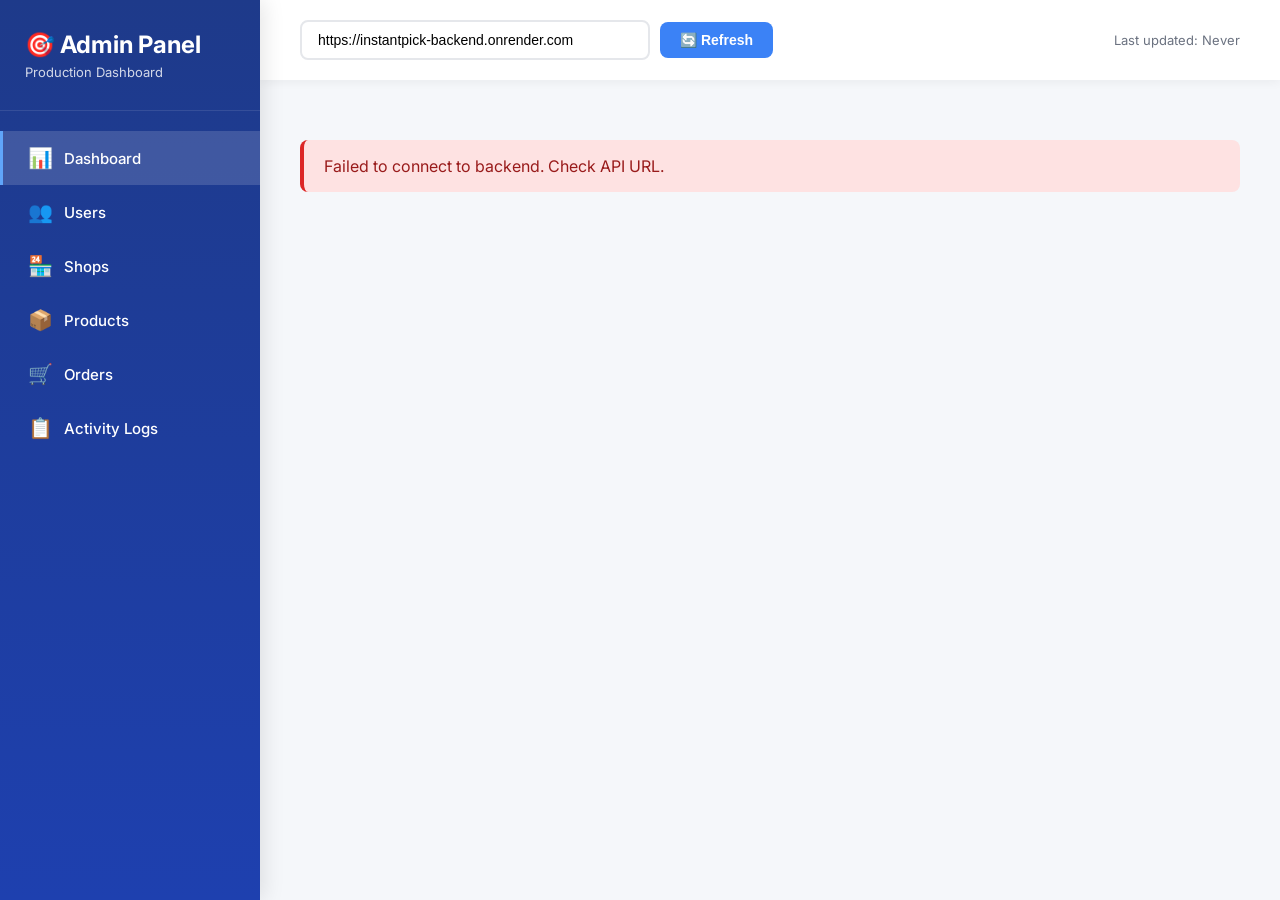
<file: admin_dashboard.html>
<!DOCTYPE html>
<html lang="en">
<head>
    <meta charset="UTF-8">
    <meta name="viewport" content="width=device-width, initial-scale=1.0">
    <title>AdminDashboard - Production-Panel</title>
    <link href="https://fonts.googleapis.com/css2?family=Inter:wght@300;400;500;600;700&display=swap" rel="stylesheet">
    <link rel="stylesheet" href="admin_styles.css">
</head>
<body>
    <!-- Sidebar -->
    <div class="sidebar">
        <div class="sidebar-header">
            <h1>🎯 Admin Panel</h1>
            <p>Production Dashboard</p>
        </div>
        <div class="nav-menu">
            <div class="nav-item active" onclick="showSection('dashboard')">
                <span class="nav-icon">📊</span>
                <span>Dashboard</span>
            </div>
            <div class="nav-item" onclick="showSection('users')">
                <span class="nav-icon">👥</span>
                <span>Users</span>
            </div>
            <div class="nav-item" onclick="showSection('shops')">
                <span class="nav-icon">🏪</span>
                <span>Shops</span>
            </div>
            <div class="nav-item" onclick="showSection('products')">
                <span class="nav-icon">📦</span>
                <span>Products</span>
            </div>
            <div class="nav-item" onclick="showSection('orders')">
                <span class="nav-icon">🛒</span>
                <span>Orders</span>
            </div>
            <div class="nav-item" onclick="showSection('logs')">
                <span class="nav-icon">📋</span>
                <span>Activity Logs</span>
            </div>
        </div>
    </div>

    <!-- Main Content -->
    <div class="main-content">
        <!-- Top Bar -->
        <div class="top-bar">
            <div class="search-bar">
                <input type="text" id="apiUrl" class="api-url-input" placeholder="Backend URL" value="https://instantpick-backend.onrender.com">
                <button class="btn-primary" onclick="loadDashboard()">🔄 Refresh</button>
            </div>
            <div class="user-info">
                <span id="lastUpdate">Last updated: Never</span>
            </div>
        </div>

        <!-- Content Area -->
        <div class="content-area">
            <!-- Dashboard Section -->
            <div id="dashboard" class="section active">
                <h2 class="section-title">Dashboard Overview</h2>
                <div class="stats-grid">
                    <div class="stat-card blue">
                        <div class="stat-icon">👥</div>
                        <div class="stat-info">
                            <h3>Total Users</h3>
                            <p class="stat-number" id="totalUsers">0</p>
                        </div>
                    </div>
                    <div class="stat-card green">
                        <div class="stat-icon">🏪</div>
                        <div class="stat-info">
                            <h3>Total Shops</h3>
                            <p class="stat-number" id="totalShops">0</p>
                        </div>
                    </div>
                    <div class="stat-card purple">
                        <div class="stat-icon">📦</div>
                        <div class="stat-info">
                            <h3>Total Products</h3>
                            <p class="stat-number" id="totalProducts">0</p>
                        </div>
                    </div>
                    <div class="stat-card orange">
                        <div class="stat-icon">🛒</div>
                        <div class="stat-info">
                            <h3>Total Orders</h3>
                            <p class="stat-number" id="totalOrders">0</p>
                        </div>
                    </div>
                    <div class="stat-card teal">
                        <div class="stat-icon">✅</div>
                        <div class="stat-info">
                            <h3>Active Shops</h3>
                            <p class="stat-number" id="activeShops">0</p>
                        </div>
                    </div>
                    <div class="stat-card red">
                        <div class="stat-icon">⏳</div>
                        <div class="stat-info">
                            <h3>Pending Orders</h3>
                            <p class="stat-number" id="pendingOrders">0</p>
                        </div>
                    </div>
                </div>
            </div>

            <!-- Users Section -->
            <div id="users" class="section">
                <h2 class="section-title">Users Management</h2>
                <div class="table-container">
                    <div id="usersContent" class="loading">Loading users...</div>
                </div>
            </div>

            <!-- Shops Section -->
            <div id="shops" class="section">
                <h2 class="section-title">Shops Management</h2>
                <div class="table-container">
                    <div id="shopsContent" class="loading">Loading shops...</div>
                </div>
            </div>

            <!-- Products Section -->
            <div id="products" class="section">
                <h2 class="section-title">Products Management</h2>
                <div class="table-container">
                    <div id="productsContent" class="loading">Loading products...</div>
                </div>
            </div>

            <!-- Orders Section -->
            <div id="orders" class="section">
                <h2 class="section-title">Orders Management</h2>
                <div class="table-container">
                    <div id="ordersContent" class="loading">Loading orders...</div>
                </div>
            </div>

            <!-- Logs Section -->
            <div id="logs" class="section">
                <h2 class="section-title">Activity Logs</h2>
                <div class="table-container">
                    <div id="logsContent" class="loading">Loading logs...</div>
                </div>
            </div>
        </div>
    </div>

    <script src="admin_script.js"></script>
</body>
</html>
</file>
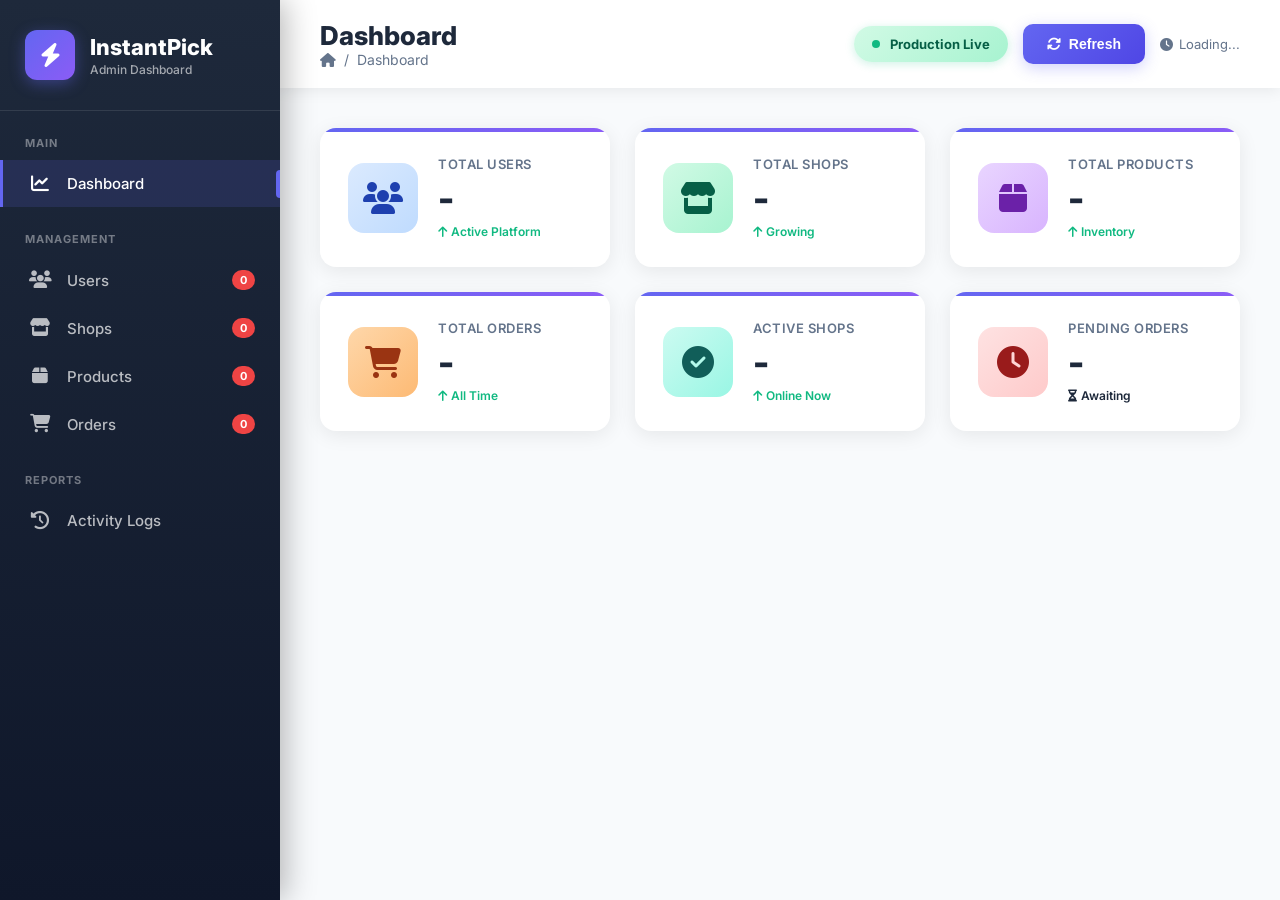
<file: admin_final.html>
<!DOCTYPE html>
<html lang="en">
<head>
    <meta charset="UTF-8">
    <meta name="viewport" content="width=device-width, initial-scale=1.0">
    <title>InstantPick  Admin-Dashboard</title>
    <link href="https://fonts.googleapis.com/css2?family=Inter:wght@300;400;500;600;700;800&display=swap" rel="stylesheet">
    <link rel="stylesheet" href="https://cdnjs.cloudflare.com/ajax/libs/font-awesome/6.4.0/css/all.min.css">
    <style>
        :root {
            --primary: #6366f1;
            --primary-dark: #4f46e5;
            --secondary: #8b5cf6;
            --success: #10b981;
            --warning: #f59e0b;
            --danger: #ef4444;
            --info: #3b82f6;
            --dark: #1e293b;
            --light: #f8fafc;
            --gray: #64748b;
            --border: #e2e8f0;
        }
        
        * { margin: 0; padding: 0; box-sizing: border-box; }
        
        body {
            font-family: 'Inter', sans-serif;
            background: linear-gradient(135deg, #667eea 0%, #764ba2 100%);
            min-height: 100vh;
            color: var(--dark);
        }
        
        /* Sidebar */
        .sidebar {
            position: fixed;
            left: 0;
            top: 0;
            width: 280px;
            height: 100vh;
            background: linear-gradient(180deg, #1e293b 0%, #0f172a 100%);
            padding: 0;
            z-index: 1000;
            box-shadow: 4px 0 30px rgba(0,0,0,0.3);
            overflow-y: auto;
            transition: all 0.3s ease;
        }
        
        .sidebar::-webkit-scrollbar { width: 6px; }
        .sidebar::-webkit-scrollbar-track { background: rgba(255,255,255,0.05); }
        .sidebar::-webkit-scrollbar-thumb { background: rgba(255,255,255,0.2); border-radius: 3px; }
        
        .logo {
            padding: 30px 25px;
            border-bottom: 1px solid rgba(255,255,255,0.1);
            display: flex;
            align-items: center;
            gap: 15px;
        }
        
        .logo-icon {
            width: 50px;
            height: 50px;
            background: linear-gradient(135deg, var(--primary), var(--secondary));
            border-radius: 12px;
            display: flex;
            align-items: center;
            justify-content: center;
            font-size: 24px;
            color: white;
            box-shadow: 0 4px 15px rgba(99, 102, 241, 0.4);
        }
        
        .logo-text h1 {
            font-size: 22px;
            font-weight: 800;
            color: white;
            margin-bottom: 2px;
        }
        
        .logo-text p {
            font-size: 12px;
            color: rgba(255,255,255,0.6);
            font-weight: 500;
        }
        
        .nav-menu {
            padding: 25px 0;
        }
        
        .nav-section {
            margin-bottom: 25px;
        }
        
        .nav-section-title {
            padding: 0 25px 10px;
            font-size: 11px;
            font-weight: 700;
            text-transform: uppercase;
            letter-spacing: 1px;
            color: rgba(255,255,255,0.4);
        }
        
        .nav-item {
            padding: 14px 25px;
            cursor: pointer;
            transition: all 0.3s ease;
            display: flex;
            align-items: center;
            gap: 15px;
            font-size: 15px;
            font-weight: 500;
            color: rgba(255,255,255,0.7);
            border-left: 3px solid transparent;
            position: relative;
        }
        
        .nav-item:hover {
            background: rgba(255,255,255,0.08);
            color: white;
            border-left-color: var(--primary);
        }
        
        .nav-item.active {
            background: rgba(99, 102, 241, 0.15);
            color: white;
            border-left-color: var(--primary);
        }
        
        .nav-item.active::before {
            content: '';
            position: absolute;
            right: 0;
            top: 50%;
            transform: translateY(-50%);
            width: 4px;
            height: 60%;
            background: var(--primary);
            border-radius: 4px 0 0 4px;
        }
        
        .nav-icon {
            font-size: 18px;
            width: 24px;
            text-align: center;
        }
        
        .nav-badge {
            margin-left: auto;
            background: var(--danger);
            color: white;
            font-size: 11px;
            font-weight: 700;
            padding: 3px 8px;
            border-radius: 10px;
        }
        
        /* Main Content */
        .main-content {
            margin-left: 280px;
            min-height: 100vh;
            background: var(--light);
        }
        
        /* Top Bar */
        .top-bar {
            background: white;
            padding: 20px 40px;
            box-shadow: 0 2px 15px rgba(0,0,0,0.08);
            display: flex;
            justify-content: space-between;
            align-items: center;
            position: sticky;
            top: 0;
            z-index: 100;
            backdrop-filter: blur(10px);
        }
        
        .top-bar-left {
            display: flex;
            align-items: center;
            gap: 20px;
        }
        
        .page-title {
            font-size: 26px;
            font-weight: 800;
            color: var(--dark);
        }
        
        .breadcrumb {
            display: flex;
            align-items: center;
            gap: 8px;
            font-size: 14px;
            color: var(--gray);
        }
        
        .status-indicator {
            display: flex;
            align-items: center;
            gap: 10px;
            padding: 10px 18px;
            background: linear-gradient(135deg, #d1fae5 0%, #a7f3d0 100%);
            border-radius: 25px;
            font-size: 13px;
            color: #065f46;
            font-weight: 700;
            box-shadow: 0 2px 10px rgba(16, 185, 129, 0.2);
        }
        
        .status-dot {
            width: 8px;
            height: 8px;
            background: #10b981;
            border-radius: 50%;
            animation: pulse 2s infinite;
        }
        
        @keyframes pulse {
            0%, 100% { opacity: 1; transform: scale(1); }
            50% { opacity: 0.7; transform: scale(1.1); }
        }
        
        .top-bar-right {
            display: flex;
            align-items: center;
            gap: 15px;
        }
        
        .refresh-btn {
            padding: 12px 24px;
            background: linear-gradient(135deg, var(--primary), var(--primary-dark));
            color: white;
            border: none;
            border-radius: 10px;
            cursor: pointer;
            font-size: 14px;
            font-weight: 600;
            transition: all 0.3s ease;
            box-shadow: 0 4px 15px rgba(99, 102, 241, 0.3);
            display: flex;
            align-items: center;
            gap: 8px;
        }
        
        .refresh-btn:hover {
            transform: translateY(-2px);
            box-shadow: 0 6px 20px rgba(99, 102, 241, 0.4);
        }
        
        .last-update {
            font-size: 13px;
            color: var(--gray);
            display: flex;
            align-items: center;
            gap: 6px;
        }
        
        /* Content Area */
        .content-area {
            padding: 40px;
        }
        
        .section {
            display: none;
            animation: fadeIn 0.3s ease;
        }
        
        .section.active {
            display: block;
        }
        
        @keyframes fadeIn {
            from { opacity: 0; transform: translateY(10px); }
            to { opacity: 1; transform: translateY(0); }
        }
        
        /* Stats Grid */
        .stats-grid {
            display: grid;
            grid-template-columns: repeat(auto-fit, minmax(280px, 1fr));
            gap: 25px;
            margin-bottom: 40px;
        }
        
        .stat-card {
            background: white;
            padding: 28px;
            border-radius: 16px;
            box-shadow: 0 4px 20px rgba(0,0,0,0.08);
            display: flex;
            align-items: center;
            gap: 20px;
            transition: all 0.3s ease;
            position: relative;
            overflow: hidden;
        }
        
        .stat-card::before {
            content: '';
            position: absolute;
            top: 0;
            left: 0;
            width: 100%;
            height: 4px;
            background: linear-gradient(90deg, var(--primary), var(--secondary));
        }
        
        .stat-card:hover {
            transform: translateY(-5px);
            box-shadow: 0 8px 30px rgba(0,0,0,0.12);
        }
        
        .stat-icon {
            width: 70px;
            height: 70px;
            display: flex;
            align-items: center;
            justify-content: center;
            border-radius: 16px;
            font-size: 32px;
            flex-shrink: 0;
        }
        
        .stat-card.blue .stat-icon {
            background: linear-gradient(135deg, #dbeafe, #bfdbfe);
            color: #1e40af;
        }
        
        .stat-card.green .stat-icon {
            background: linear-gradient(135deg, #d1fae5, #a7f3d0);
            color: #065f46;
        }
        
        .stat-card.purple .stat-icon {
            background: linear-gradient(135deg, #e9d5ff, #d8b4fe);
            color: #6b21a8;
        }
        
        .stat-card.orange .stat-icon {
            background: linear-gradient(135deg, #fed7aa, #fdba74);
            color: #9a3412;
        }
        
        .stat-card.teal .stat-icon {
            background: linear-gradient(135deg, #ccfbf1, #99f6e4);
            color: #115e59;
        }
        
        .stat-card.red .stat-icon {
            background: linear-gradient(135deg, #fee2e2, #fecaca);
            color: #991b1b;
        }
        
        .stat-info {
            flex: 1;
        }
        
        .stat-info h3 {
            font-size: 13px;
            color: var(--gray);
            font-weight: 600;
            margin-bottom: 8px;
            text-transform: uppercase;
            letter-spacing: 0.5px;
        }
        
        .stat-number {
            font-size: 36px;
            font-weight: 800;
            color: var(--dark);
            line-height: 1;
        }
        
        .stat-trend {
            margin-top: 8px;
            font-size: 12px;
            font-weight: 600;
            display: flex;
            align-items: center;
            gap: 4px;
        }
        
        .stat-trend.up {
            color: var(--success);
        }
        
        .stat-trend.down {
            color: var(--danger);
        }
        
        /* Table Container */
        .table-container {
            background: white;
            border-radius: 16px;
            box-shadow: 0 4px 20px rgba(0,0,0,0.08);
            overflow: hidden;
        }
        
        .table-header {
            padding: 25px 30px;
            border-bottom: 2px solid var(--border);
            display: flex;
            justify-content: space-between;
            align-items: center;
        }
        
        .table-title {
            font-size: 20px;
            font-weight: 700;
            color: var(--dark);
        }
        
        .search-box {
            position: relative;
        }
        
        .search-box input {
            padding: 10px 40px 10px 16px;
            border: 2px solid var(--border);
            border-radius: 10px;
            font-size: 14px;
            width: 300px;
            transition: all 0.3s ease;
        }
        
        .search-box input:focus {
            outline: none;
            border-color: var(--primary);
            box-shadow: 0 0 0 3px rgba(99, 102, 241, 0.1);
        }
        
        .search-box i {
            position: absolute;
            right: 15px;
            top: 50%;
            transform: translateY(-50%);
            color: var(--gray);
        }
        
        table {
            width: 100%;
            border-collapse: collapse;
        }
        
        thead {
            background: linear-gradient(135deg, #f8fafc, #f1f5f9);
        }
        
        th {
            padding: 18px 25px;
            text-align: left;
            font-size: 12px;
            font-weight: 700;
            color: var(--dark);
            text-transform: uppercase;
            letter-spacing: 0.8px;
        }
        
        td {
            padding: 20px 25px;
            border-top: 1px solid var(--border);
            font-size: 14px;
            color: var(--dark);
        }
        
        tbody tr {
            transition: all 0.2s ease;
        }
        
        tbody tr:hover {
            background: #f8fafc;
        }
        
        /* Buttons */
        .btn {
            padding: 10px 18px;
            border: none;
            border-radius: 8px;
            cursor: pointer;
            font-size: 13px;
            font-weight: 600;
            margin: 0 4px;
            transition: all 0.3s ease;
            display: inline-flex;
            align-items: center;
            gap: 6px;
        }
        
        .btn-success {
            background: linear-gradient(135deg, #10b981, #059669);
            color: white;
            box-shadow: 0 2px 10px rgba(16, 185, 129, 0.3);
        }
        
        .btn-success:hover {
            transform: translateY(-2px);
            box-shadow: 0 4px 15px rgba(16, 185, 129, 0.4);
        }
        
        .btn-danger {
            background: linear-gradient(135deg, #ef4444, #dc2626);
            color: white;
            box-shadow: 0 2px 10px rgba(239, 68, 68, 0.3);
        }
        
        .btn-danger:hover {
            transform: translateY(-2px);
            box-shadow: 0 4px 15px rgba(239, 68, 68, 0.4);
        }
        
        .btn-warning {
            background: linear-gradient(135deg, #f59e0b, #d97706);
            color: white;
            box-shadow: 0 2px 10px rgba(245, 158, 11, 0.3);
        }
        
        .btn-warning:hover {
            transform: translateY(-2px);
            box-shadow: 0 4px 15px rgba(245, 158, 11, 0.4);
        }
        
        .btn-info {
            background: linear-gradient(135deg, #3b82f6, #2563eb);
            color: white;
            box-shadow: 0 2px 10px rgba(59, 130, 246, 0.3);
        }
        
        .btn-info:hover {
            transform: translateY(-2px);
            box-shadow: 0 4px 15px rgba(59, 130, 246, 0.4);
        }
        
        /* Status Badges */
        .badge {
            padding: 6px 14px;
            border-radius: 20px;
            font-size: 12px;
            font-weight: 700;
            display: inline-block;
            text-transform: uppercase;
            letter-spacing: 0.5px;
        }
        
        .badge-active {
            background: linear-gradient(135deg, #d1fae5, #a7f3d0);
            color: #065f46;
        }
        
        .badge-inactive {
            background: linear-gradient(135deg, #fee2e2, #fecaca);
            color: #991b1b;
        }
        
        .badge-pending {
            background: linear-gradient(135deg, #fef3c7, #fde68a);
            color: #92400e;
        }
        
        .badge-confirmed {
            background: linear-gradient(135deg, #dbeafe, #bfdbfe);
            color: #1e40af;
        }
        
        .badge-delivered {
            background: linear-gradient(135deg, #d1fae5, #a7f3d0);
            color: #065f46;
        }
        
        .badge-cancelled {
            background: linear-gradient(135deg, #fee2e2, #fecaca);
            color: #991b1b;
        }
        
        /* Loading */
        .loading {
            text-align: center;
            padding: 80px 20px;
        }
        
        .spinner {
            width: 50px;
            height: 50px;
            border: 4px solid var(--border);
            border-top-color: var(--primary);
            border-radius: 50%;
            animation: spin 1s linear infinite;
            margin: 0 auto 20px;
        }
        
        @keyframes spin {
            to { transform: rotate(360deg); }
        }
        
        .loading-text {
            font-size: 16px;
            color: var(--gray);
            font-weight: 600;
        }
        
        /* Error */
        .error {
            background: linear-gradient(135deg, #fee2e2, #fecaca);
            color: #991b1b;
            padding: 20px 25px;
            border-radius: 12px;
            margin: 20px 0;
            border-left: 4px solid #dc2626;
            display: flex;
            align-items: center;
            gap: 15px;
            font-weight: 600;
        }
        
        .error i {
            font-size: 24px;
        }
        
        /* Select Dropdown */
        select.btn {
            padding: 10px 16px;
            background: white;
            border: 2px solid var(--border);
            color: var(--dark);
            cursor: pointer;
            font-weight: 600;
        }
        
        select.btn:hover {
            border-color: var(--primary);
        }
        
        /* Toast Notification */
        .toast {
            position: fixed;
            top: 20px;
            right: 20px;
            padding: 18px 24px;
            background: white;
            border-radius: 12px;
            box-shadow: 0 8px 30px rgba(0,0,0,0.15);
            z-index: 10000;
            display: flex;
            align-items: center;
            gap: 15px;
            animation: slideIn 0.3s ease;
            min-width: 300px;
        }
        
        .toast.success {
            border-left: 4px solid var(--success);
        }
        
        .toast.error {
            border-left: 4px solid var(--danger);
        }
        
        .toast-icon {
            width: 40px;
            height: 40px;
            border-radius: 50%;
            display: flex;
            align-items: center;
            justify-content: center;
            font-size: 18px;
        }
        
        .toast.success .toast-icon {
            background: linear-gradient(135deg, #d1fae5, #a7f3d0);
            color: #065f46;
        }
        
        .toast.error .toast-icon {
            background: linear-gradient(135deg, #fee2e2, #fecaca);
            color: #991b1b;
        }
        
        .toast-content {
            flex: 1;
        }
        
        .toast-title {
            font-weight: 700;
            font-size: 14px;
            margin-bottom: 4px;
        }
        
        .toast-message {
            font-size: 13px;
            color: var(--gray);
        }
        
        @keyframes slideIn {
            from { transform: translateX(400px); opacity: 0; }
            to { transform: translateX(0); opacity: 1; }
        }
        
        @keyframes slideOut {
            from { transform: translateX(0); opacity: 1; }
            to { transform: translateX(400px); opacity: 0; }
        }
        
        /* Responsive */
        @media (max-width: 768px) {
            .sidebar {
                width: 80px;
            }
            
            .logo-text, .nav-section-title, .nav-item span:not(.nav-icon) {
                display: none;
            }
            
            .main-content {
                margin-left: 80px;
            }
            
            .top-bar {
                padding: 15px 20px;
                flex-direction: column;
                gap: 15px;
            }
            
            .content-area {
                padding: 20px;
            }
            
            .stats-grid {
                grid-template-columns: 1fr;
            }
            
            .search-box input {
                width: 100%;
            }
        }
    </style>
</head>
<body>
    <!-- Sidebar -->
    <div class="sidebar">
        <div class="logo">
            <div class="logo-icon">
                <i class="fas fa-bolt"></i>
            </div>
            <div class="logo-text">
                <h1>InstantPick</h1>
                <p>Admin Dashboard</p>
            </div>
        </div>
        
        <div class="nav-menu">
            <div class="nav-section">
                <div class="nav-section-title">Main</div>
                <div class="nav-item active" onclick="showSection('dashboard')">
                    <i class="fas fa-chart-line nav-icon"></i>
                    <span>Dashboard</span>
                </div>
            </div>
            
            <div class="nav-section">
                <div class="nav-section-title">Management</div>
                <div class="nav-item" onclick="showSection('users')">
                    <i class="fas fa-users nav-icon"></i>
                    <span>Users</span>
                    <span class="nav-badge" id="usersBadge">0</span>
                </div>
                <div class="nav-item" onclick="showSection('shops')">
                    <i class="fas fa-store nav-icon"></i>
                    <span>Shops</span>
                    <span class="nav-badge" id="shopsBadge">0</span>
                </div>
                <div class="nav-item" onclick="showSection('products')">
                    <i class="fas fa-box nav-icon"></i>
                    <span>Products</span>
                    <span class="nav-badge" id="productsBadge">0</span>
                </div>
                <div class="nav-item" onclick="showSection('orders')">
                    <i class="fas fa-shopping-cart nav-icon"></i>
                    <span>Orders</span>
                    <span class="nav-badge" id="ordersBadge">0</span>
                </div>
            </div>
            
            <div class="nav-section">
                <div class="nav-section-title">Reports</div>
                <div class="nav-item" onclick="showSection('logs')">
                    <i class="fas fa-history nav-icon"></i>
                    <span>Activity Logs</span>
                </div>
            </div>
        </div>
    </div>

    <!-- Main Content -->
    <div class="main-content">
        <!-- Top Bar -->
        <div class="top-bar">
            <div class="top-bar-left">
                <div>
                    <h2 class="page-title" id="pageTitle">Dashboard</h2>
                    <div class="breadcrumb">
                        <i class="fas fa-home"></i>
                        <span>/</span>
                        <span id="breadcrumbText">Dashboard</span>
                    </div>
                </div>
            </div>
            <div class="top-bar-right">
                <div class="status-indicator">
                    <span class="status-dot"></span>
                    <span>Production Live</span>
                </div>
                <button class="refresh-btn" onclick="loadDashboard()">
                    <i class="fas fa-sync-alt"></i>
                    Refresh
                </button>
                <div class="last-update">
                    <i class="fas fa-clock"></i>
                    <span id="lastUpdate">Loading...</span>
                </div>
            </div>
        </div>

        <!-- Content Area -->
        <div class="content-area">
            <!-- Dashboard Section -->
            <div id="dashboard" class="section active">
                <div class="stats-grid">
                    <div class="stat-card blue">
                        <div class="stat-icon">
                            <i class="fas fa-users"></i>
                        </div>
                        <div class="stat-info">
                            <h3>Total Users</h3>
                            <p class="stat-number" id="totalUsers">-</p>
                            <div class="stat-trend up">
                                <i class="fas fa-arrow-up"></i>
                                <span>Active Platform</span>
                            </div>
                        </div>
                    </div>
                    
                    <div class="stat-card green">
                        <div class="stat-icon">
                            <i class="fas fa-store"></i>
                        </div>
                        <div class="stat-info">
                            <h3>Total Shops</h3>
                            <p class="stat-number" id="totalShops">-</p>
                            <div class="stat-trend up">
                                <i class="fas fa-arrow-up"></i>
                                <span>Growing</span>
                            </div>
                        </div>
                    </div>
                    
                    <div class="stat-card purple">
                        <div class="stat-icon">
                            <i class="fas fa-box"></i>
                        </div>
                        <div class="stat-info">
                            <h3>Total Products</h3>
                            <p class="stat-number" id="totalProducts">-</p>
                            <div class="stat-trend up">
                                <i class="fas fa-arrow-up"></i>
                                <span>Inventory</span>
                            </div>
                        </div>
                    </div>
                    
                    <div class="stat-card orange">
                        <div class="stat-icon">
                            <i class="fas fa-shopping-cart"></i>
                        </div>
                        <div class="stat-info">
                            <h3>Total Orders</h3>
                            <p class="stat-number" id="totalOrders">-</p>
                            <div class="stat-trend up">
                                <i class="fas fa-arrow-up"></i>
                                <span>All Time</span>
                            </div>
                        </div>
                    </div>
                    
                    <div class="stat-card teal">
                        <div class="stat-icon">
                            <i class="fas fa-check-circle"></i>
                        </div>
                        <div class="stat-info">
                            <h3>Active Shops</h3>
                            <p class="stat-number" id="activeShops">-</p>
                            <div class="stat-trend up">
                                <i class="fas fa-arrow-up"></i>
                                <span>Online Now</span>
                            </div>
                        </div>
                    </div>
                    
                    <div class="stat-card red">
                        <div class="stat-icon">
                            <i class="fas fa-clock"></i>
                        </div>
                        <div class="stat-info">
                            <h3>Pending Orders</h3>
                            <p class="stat-number" id="pendingOrders">-</p>
                            <div class="stat-trend">
                                <i class="fas fa-hourglass-half"></i>
                                <span>Awaiting</span>
                            </div>
                        </div>
                    </div>
                </div>
            </div>

            <!-- Users Section -->
            <div id="users" class="section">
                <div class="table-container">
                    <div class="table-header">
                        <h3 class="table-title"><i class="fas fa-users"></i> Users Management</h3>
                        <div class="search-box">
                            <input type="text" placeholder="Search users..." onkeyup="searchTable(this, 'usersTable')">
                            <i class="fas fa-search"></i>
                        </div>
                    </div>
                    <div id="usersContent" class="loading">
                        <div class="spinner"></div>
                        <div class="loading-text">Loading users...</div>
                    </div>
                </div>
            </div>

            <!-- Shops Section -->
            <div id="shops" class="section">
                <div class="table-container">
                    <div class="table-header">
                        <h3 class="table-title"><i class="fas fa-store"></i> Shops Management</h3>
                        <div class="search-box">
                            <input type="text" placeholder="Search shops..." onkeyup="searchTable(this, 'shopsTable')">
                            <i class="fas fa-search"></i>
                        </div>
                    </div>
                    <div id="shopsContent" class="loading">
                        <div class="spinner"></div>
                        <div class="loading-text">Loading shops...</div>
                    </div>
                </div>
            </div>

            <!-- Products Section -->
            <div id="products" class="section">
                <div class="table-container">
                    <div class="table-header">
                        <h3 class="table-title"><i class="fas fa-box"></i> Products Management</h3>
                        <div class="search-box">
                            <input type="text" placeholder="Search products..." onkeyup="searchTable(this, 'productsTable')">
                            <i class="fas fa-search"></i>
                        </div>
                    </div>
                    <div id="productsContent" class="loading">
                        <div class="spinner"></div>
                        <div class="loading-text">Loading products...</div>
                    </div>
                </div>
            </div>

            <!-- Orders Section -->
            <div id="orders" class="section">
                <div class="table-container">
                    <div class="table-header">
                        <h3 class="table-title"><i class="fas fa-shopping-cart"></i> Orders Management</h3>
                        <div class="search-box">
                            <input type="text" placeholder="Search orders..." onkeyup="searchTable(this, 'ordersTable')">
                            <i class="fas fa-search"></i>
                        </div>
                    </div>
                    <div id="ordersContent" class="loading">
                        <div class="spinner"></div>
                        <div class="loading-text">Loading orders...</div>
                    </div>
                </div>
            </div>

            <!-- Logs Section -->
            <div id="logs" class="section">
                <div class="table-container">
                    <div class="table-header">
                        <h3 class="table-title"><i class="fas fa-history"></i> Activity Logs</h3>
                    </div>
                    <div id="logsContent" class="loading">
                        <div class="spinner"></div>
                        <div class="loading-text">Loading activity logs...</div>
                    </div>
                </div>
            </div>
        </div>
    </div>

    <script>
        const API_BASE_URL = 'https://instantpick-backend.onrender.com';
        const ADMIN_KEY = 'Vivek2920SecureAdmin';
        
        window.onload = () => { loadDashboard(); };
        
        function showSection(sectionName) {
            document.querySelectorAll('.section').forEach(s => s.classList.remove('active'));
            document.querySelectorAll('.nav-item').forEach(i => i.classList.remove('active'));
            document.getElementById(sectionName).classList.add('active');
            event.target.closest('.nav-item').classList.add('active');
            
            const titles = {
                dashboard: 'Dashboard',
                users: 'Users Management',
                shops: 'Shops Management',
                products: 'Products Management',
                orders: 'Orders Management',
                logs: 'Activity Logs'
            };
            
            document.getElementById('pageTitle').textContent = titles[sectionName];
            document.getElementById('breadcrumbText').textContent = titles[sectionName];
            
            loadSectionData(sectionName);
        }
        
        async function loadDashboard() {
            try {
                const response = await fetch(`${API_BASE_URL}/api/admin/stats`, {
                    headers: { 'adminKey': ADMIN_KEY }
                });
                const data = await response.json();
                if (data.success) {
                    document.getElementById('totalUsers').textContent = data.stats.totalUsers;
                    document.getElementById('totalShops').textContent = data.stats.totalShops;
                    document.getElementById('totalProducts').textContent = data.stats.totalProducts;
                    document.getElementById('totalOrders').textContent = data.stats.totalOrders;
                    document.getElementById('activeShops').textContent = data.stats.activeShops;
                    document.getElementById('pendingOrders').textContent = data.stats.pendingOrders;
                    
                    document.getElementById('usersBadge').textContent = data.stats.totalUsers;
                    document.getElementById('shopsBadge').textContent = data.stats.totalShops;
                    document.getElementById('productsBadge').textContent = data.stats.totalProducts;
                    document.getElementById('ordersBadge').textContent = data.stats.totalOrders;
                    
                    updateLastUpdate();
                }
                const activeSection = document.querySelector('.section.active').id;
                loadSectionData(activeSection);
            } catch (error) {
                console.error('Error:', error);
                showToast('Failed to connect to backend', 'error');
            }
        }
        
        async function loadSectionData(section) {
            switch(section) {
                case 'users': await loadUsers(); break;
                case 'shops': await loadShops(); break;
                case 'products': await loadProducts(); break;
                case 'orders': await loadOrders(); break;
                case 'logs': await loadLogs(); break;
            }
        }
</file>
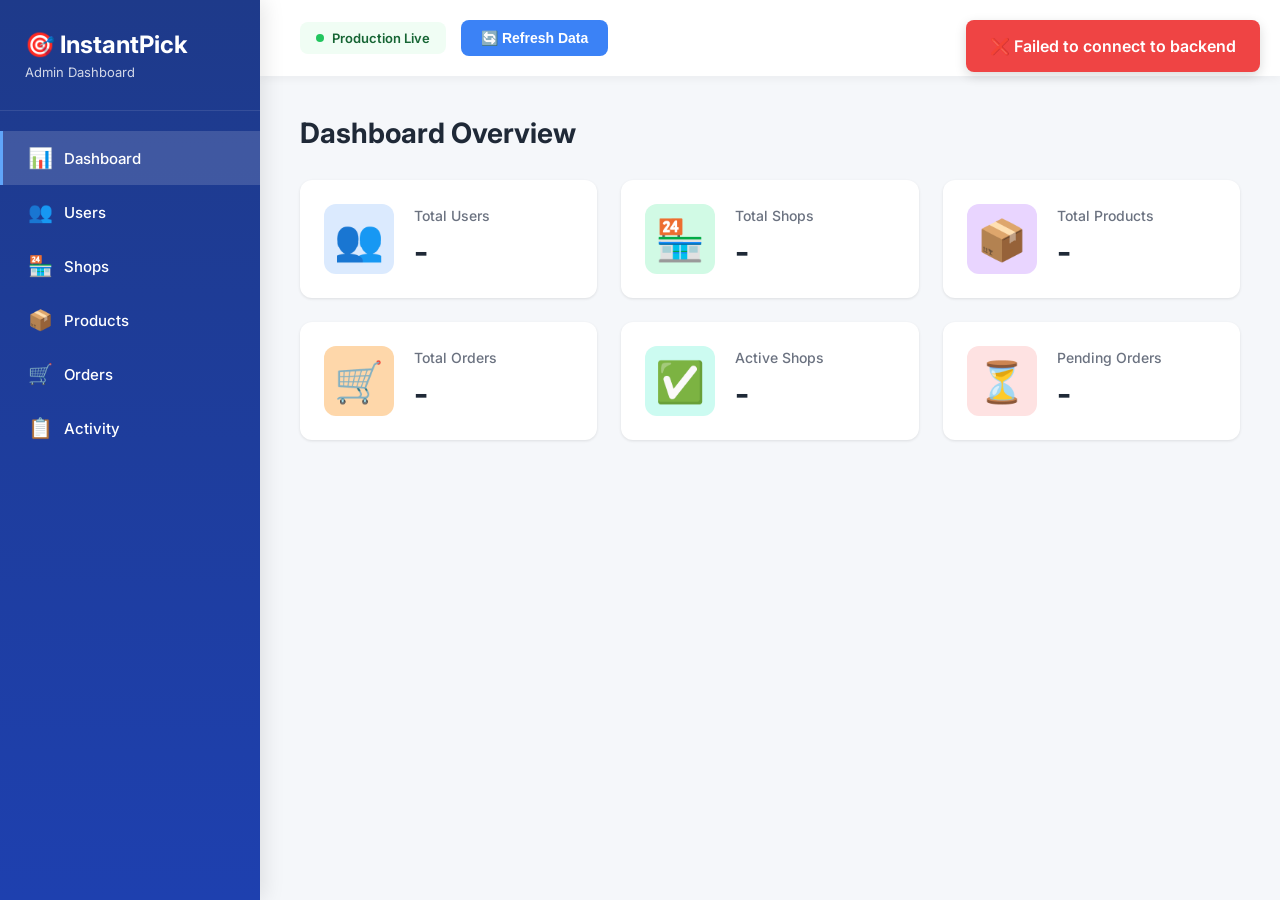
<file: admin_production.html>
<!DOCTYPE html>
<html lang="en">
<head>
    <meta charset="UTF-8">
    <meta name="viewport" content="width=device-width, initial-scale=1.0">
    <title>InstantPick  Admin-Dashboard</title>
    <link href="https://fonts.googleapis.com/css2?family=Inter:wght@300;400;500;600;700&display=swap" rel="stylesheet">
    <style>
        * { margin: 0; padding: 0; box-sizing: border-box; }
        body { font-family: 'Inter', sans-serif; background: #f5f7fa; min-height: 100vh; }
        .sidebar { position: fixed; left: 0; top: 0; width: 260px; height: 100vh; background: linear-gradient(180deg, #1e3a8a 0%, #1e40af 100%); color: white; z-index: 1000; box-shadow: 4px 0 20px rgba(0,0,0,0.1); overflow-y: auto; }
        .sidebar-header { padding: 30px 25px; border-bottom: 1px solid rgba(255,255,255,0.1); }
        .sidebar-header h1 { font-size: 24px; font-weight: 700; margin-bottom: 5px; }
        .sidebar-header p { font-size: 13px; opacity: 0.8; }
        .nav-menu { padding: 20px 0; }
        .nav-item { padding: 15px 25px; cursor: pointer; transition: all 0.3s; display: flex; align-items: center; gap: 12px; font-size: 15px; font-weight: 500; border-left: 3px solid transparent; }
        .nav-item:hover { background: rgba(255,255,255,0.1); border-left-color: #60a5fa; }
        .nav-item.active { background: rgba(255,255,255,0.15); border-left-color: #60a5fa; }
        .nav-icon { font-size: 20px; width: 24px; }
        .main-content { margin-left: 260px; min-height: 100vh; }
        .top-bar { background: white; padding: 20px 40px; box-shadow: 0 2px 10px rgba(0,0,0,0.05); display: flex; justify-content: space-between; align-items: center; position: sticky; top: 0; z-index: 100; }
        .top-bar-left { display: flex; align-items: center; gap: 15px; }
        .status-indicator { display: flex; align-items: center; gap: 8px; padding: 8px 16px; background: #f0fdf4; border-radius: 8px; font-size: 13px; color: #166534; font-weight: 600; }
        .status-dot { width: 8px; height: 8px; background: #22c55e; border-radius: 50%; animation: pulse 2s infinite; }
        @keyframes pulse { 0%, 100% { opacity: 1; } 50% { opacity: 0.5; } }
        .refresh-btn { padding: 10px 20px; background: #3b82f6; color: white; border: none; border-radius: 8px; cursor: pointer; font-size: 14px; font-weight: 600; transition: all 0.3s; }
        .refresh-btn:hover { background: #2563eb; transform: translateY(-1px); }
        .user-info { font-size: 13px; color: #6b7280; }
        .content-area { padding: 40px; }
        .section { display: none; }
        .section.active { display: block; }
        .section-title { font-size: 28px; font-weight: 700; color: #1f2937; margin-bottom: 30px; }
        .stats-grid { display: grid; grid-template-columns: repeat(auto-fit, minmax(250px, 1fr)); gap: 24px; margin-bottom: 40px; }
        .stat-card { background: white; padding: 24px; border-radius: 12px; box-shadow: 0 1px 3px rgba(0,0,0,0.1); display: flex; align-items: center; gap: 20px; transition: all 0.3s; }
        .stat-card:hover { transform: translateY(-4px); box-shadow: 0 8px 24px rgba(0,0,0,0.12); }
        .stat-icon { font-size: 40px; width: 70px; height: 70px; display: flex; align-items: center; justify-content: center; border-radius: 12px; }
        .stat-card.blue .stat-icon { background: #dbeafe; }
        .stat-card.green .stat-icon { background: #d1fae5; }
        .stat-card.purple .stat-icon { background: #e9d5ff; }
        .stat-card.orange .stat-icon { background: #fed7aa; }
        .stat-card.teal .stat-icon { background: #ccfbf1; }
        .stat-card.red .stat-icon { background: #fee2e2; }
        .stat-info h3 { font-size: 14px; color: #6b7280; font-weight: 500; margin-bottom: 8px; }
        .stat-number { font-size: 32px; font-weight: 700; color: #1f2937; }
        .table-container { background: white; border-radius: 12px; box-shadow: 0 1px 3px rgba(0,0,0,0.1); overflow: hidden; }
        table { width: 100%; border-collapse: collapse; }
        thead { background: #f9fafb; }
        th { padding: 16px 20px; text-align: left; font-size: 13px; font-weight: 600; color: #374151; text-transform: uppercase; letter-spacing: 0.5px; }
        td { padding: 16px 20px; border-top: 1px solid #f3f4f6; font-size: 14px; color: #1f2937; }
        tr:hover { background: #f9fafb; }
        .btn { padding: 8px 16px; border: none; border-radius: 6px; cursor: pointer; font-size: 13px; font-weight: 600; margin: 0 4px; transition: all 0.3s; }
        .btn-success { background: #10b981; color: white; }
        .btn-success:hover { background: #059669; }
        .btn-danger { background: #ef4444; color: white; }
        .btn-danger:hover { background: #dc2626; }
        .btn-warning { background: #f59e0b; color: white; }
        .btn-warning:hover { background: #d97706; }
        .status-badge { padding: 6px 12px; border-radius: 20px; font-size: 12px; font-weight: 600; display: inline-block; }
        .status-active { background: #d1fae5; color: #065f46; }
        .status-inactive { background: #fee2e2; color: #991b1b; }
        .status-pending { background: #fef3c7; color: #92400e; }
        .status-confirmed { background: #dbeafe; color: #1e40af; }
        .status-delivered { background: #d1fae5; color: #065f46; }
        .status-cancelled { background: #fee2e2; color: #991b1b; }
        .loading { text-align: center; padding: 60px 20px; font-size: 16px; color: #6b7280; }
        .error { background: #fee2e2; color: #991b1b; padding: 16px 20px; border-radius: 8px; margin: 20px 0; border-left: 4px solid #dc2626; }
        select.btn { padding: 8px 12px; background: white; border: 2px solid #e5e7eb; color: #374151; cursor: pointer; }
        @keyframes slideIn { from { transform: translateX(400px); opacity: 0; } to { transform: translateX(0); opacity: 1; } }
        @keyframes slideOut { from { transform: translateX(0); opacity: 1; } to { transform: translateX(400px); opacity: 0; } }
        @media (max-width: 768px) {
            .sidebar { width: 70px; }
            .sidebar-header h1, .sidebar-header p, .nav-item span:not(.nav-icon) { display: none; }
            .main-content { margin-left: 70px; }
            .top-bar { padding: 15px 20px; flex-direction: column; gap: 15px; }
            .content-area { padding: 20px; }
            .stats-grid { grid-template-columns: 1fr; }
        }
    </style>
</head>
<body>
    <div class="sidebar">
        <div class="sidebar-header">
            <h1>🎯 InstantPick</h1>
            <p>Admin Dashboard</p>
        </div>
        <div class="nav-menu">
            <div class="nav-item active" onclick="showSection('dashboard')"><span class="nav-icon">📊</span><span>Dashboard</span></div>
            <div class="nav-item" onclick="showSection('users')"><span class="nav-icon">👥</span><span>Users</span></div>
            <div class="nav-item" onclick="showSection('shops')"><span class="nav-icon">🏪</span><span>Shops</span></div>
            <div class="nav-item" onclick="showSection('products')"><span class="nav-icon">📦</span><span>Products</span></div>
            <div class="nav-item" onclick="showSection('orders')"><span class="nav-icon">🛒</span><span>Orders</span></div>
            <div class="nav-item" onclick="showSection('logs')"><span class="nav-icon">📋</span><span>Activity</span></div>
        </div>
    </div>
    <div class="main-content">
        <div class="top-bar">
            <div class="top-bar-left">
                <div class="status-indicator">
                    <span class="status-dot"></span>
                    <span>Production Live</span>
                </div>
                <button class="refresh-btn" onclick="loadDashboard()">🔄 Refresh Data</button>
            </div>
            <div class="user-info"><span id="lastUpdate">Loading...</span></div>
        </div>
        <div class="content-area">
            <div id="dashboard" class="section active">
                <h2 class="section-title">Dashboard Overview</h2>
                <div class="stats-grid">
                    <div class="stat-card blue"><div class="stat-icon">👥</div><div class="stat-info"><h3>Total Users</h3><p class="stat-number" id="totalUsers">-</p></div></div>
                    <div class="stat-card green"><div class="stat-icon">🏪</div><div class="stat-info"><h3>Total Shops</h3><p class="stat-number" id="totalShops">-</p></div></div>
                    <div class="stat-card purple"><div class="stat-icon">📦</div><div class="stat-info"><h3>Total Products</h3><p class="stat-number" id="totalProducts">-</p></div></div>
                    <div class="stat-card orange"><div class="stat-icon">🛒</div><div class="stat-info"><h3>Total Orders</h3><p class="stat-number" id="totalOrders">-</p></div></div>
                    <div class="stat-card teal"><div class="stat-icon">✅</div><div class="stat-info"><h3>Active Shops</h3><p class="stat-number" id="activeShops">-</p></div></div>
                    <div class="stat-card red"><div class="stat-icon">⏳</div><div class="stat-info"><h3>Pending Orders</h3><p class="stat-number" id="pendingOrders">-</p></div></div>
                </div>
            </div>
            <div id="users" class="section"><h2 class="section-title">Users Management</h2><div class="table-container"><div id="usersContent" class="loading">Loading users...</div></div></div>
            <div id="shops" class="section"><h2 class="section-title">Shops Management</h2><div class="table-container"><div id="shopsContent" class="loading">Loading shops...</div></div></div>
            <div id="products" class="section"><h2 class="section-title">Products Management</h2><div class="table-container"><div id="productsContent" class="loading">Loading products...</div></div></div>
            <div id="orders" class="section"><h2 class="section-title">Orders Management</h2><div class="table-container"><div id="ordersContent" class="loading">Loading orders...</div></div></div>
            <div id="logs" class="section"><h2 class="section-title">Activity Logs</h2><div class="table-container"><div id="logsContent" class="loading">Loading logs...</div></div></div>
        </div>
    </div>
    <script>
        const API_BASE_URL = 'https://instantpick-backend.onrender.com';
        const ADMIN_KEY = 'Vivek2920SecureAdmin';
        
        window.onload = () => { loadDashboard(); };
        
        function showSection(sectionName) {
            document.querySelectorAll('.section').forEach(s => s.classList.remove('active'));
            document.querySelectorAll('.nav-item').forEach(i => i.classList.remove('active'));
            document.getElementById(sectionName).classList.add('active');
            event.target.closest('.nav-item').classList.add('active');
            loadSectionData(sectionName);
        }
        
        async function loadDashboard() {
            try {
                const response = await fetch(`${API_BASE_URL}/api/admin/stats`, {
                    headers: { 'adminKey': ADMIN_KEY }
                });
                const data = await response.json();
                if (data.success) {
                    document.getElementById('totalUsers').textContent = data.stats.totalUsers;
                    document.getElementById('totalShops').textContent = data.stats.totalShops;
                    document.getElementById('totalProducts').textContent = data.stats.totalProducts;
                    document.getElementById('totalOrders').textContent = data.stats.totalOrders;
                    document.getElementById('activeShops').textContent = data.stats.activeShops;
                    document.getElementById('pendingOrders').textContent = data.stats.pendingOrders;
                    updateLastUpdate();
                }
                const activeSection = document.querySelector('.section.active').id;
                loadSectionData(activeSection);
            } catch (error) {
                console.error('Error:', error);
                showNotification('❌ Failed to connect to backend', 'error');
            }
        }
        
        async function loadSectionData(section) {
            switch(section) {
                case 'users': await loadUsers(); break;
                case 'shops': await loadShops(); break;
                case 'products': await loadProducts(); break;
                case 'orders': await loadOrders(); break;
                case 'logs': await loadLogs(); break;
            }
        }
        
        async function loadUsers() {
            try {
                const response = await fetch(`${API_BASE_URL}/api/admin/users`, {
                    headers: { 'adminKey': ADMIN_KEY }
                });
                const data = await response.json();
                if (data.success) {
                    let html = '<table><thead><tr><th>Name</th><th>Email</th><th>Phone</th><th>Status</th><th>Joined</th><th>Actions</th></tr></thead><tbody>';
                    data.users.forEach(user => {
                        html += `<tr><td><strong>${user.name}</strong></td><td>${user.email}</td><td>${user.phone || 'N/A'}</td><td><span class="status-badge ${user.isActive ? 'status-active' : 'status-inactive'}">${user.isActive ? 'Active' : 'Blocked'}</span></td><td>${new Date(user.createdAt).toLocaleDateString('en-IN')}</td><td><button class="btn ${user.isActive ? 'btn-warning' : 'btn-success'}" onclick="toggleUserStatus('${user._id}')">${user.isActive ? 'Block' : 'Unblock'}</button><button class="btn btn-danger" onclick="deleteUser('${user._id}')">Delete</button></td></tr>`;
                    });
                    html += '</tbody></table>';
                    document.getElementById('usersContent').innerHTML = html;
                }
            } catch (error) {
                document.getElementById('usersContent').innerHTML = '<div class="error">❌ Error loading users</div>';
            }
        }
        
        async function loadShops() {
            try {
                const response = await fetch(`${API_BASE_URL}/api/admin/shops`, {
                    headers: { 'adminKey': ADMIN_KEY }
                });
                const data = await response.json();
                if (data.success) {
                    let html = '<table><thead><tr><th>Shop Name</th><th>Owner</th><th>Contact</th><th>Status</th><th>Created</th><th>Actions</th></tr></thead><tbody>';
                    data.shops.forEach(shop => {
                        html += `<tr><td><strong>${shop.name}</strong></td><td>${shop.ownerId?.name || 'N/A'}</td><td>${shop.ownerId?.phone || shop.ownerId?.email || 'N/A'}</td><td><span class="status-badge ${shop.isActive ? 'status-active' : 'status-inactive'}">${shop.isActive ? 'Active' : 'Inactive'}</span></td><td>${new Date(shop.createdAt).toLocaleDateString('en-IN')}</td><td><button class="btn ${shop.isActive ? 'btn-warning' : 'btn-success'}" onclick="toggleShopStatus('${shop._id}')">${shop.isActive ? 'Deactivate' : 'Activate'}</button><button class="btn btn-danger" onclick="deleteShop('${shop._id}')">Delete</button></td></tr>`;
                    });
                    html += '</tbody></table>';
                    document.getElementById('shopsContent').innerHTML = html;
                }
            } catch (error) {
                document.getElementById('shopsContent').innerHTML = '<div class="error">❌ Error loading shops</div>';
            }
        }
        
        async function loadProducts() {
            try {
                const response = await fetch(`${API_BASE_URL}/api/admin/products`, {
                    headers: { 'adminKey': ADMIN_KEY }
                });
                const data = await response.json();
                if (data.success) {
                    let html = '<table><thead><tr><th>Product Name</th><th>Shop</th><th>Price</th><th>Stock</th><th>Created</th><th>Actions</th></tr></thead><tbody>';
                    data.products.forEach(product => {
                        html += `<tr><td><strong>${product.name}</strong></td><td>${product.shopId?.name || 'N/A'}</td><td>₹${product.price.toLocaleString('en-IN')}</td><td>${product.stock}</td><td>${new Date(product.createdAt).toLocaleDateString('en-IN')}</td><td><button class="btn btn-danger" onclick="deleteProduct('${product._id}')">Delete</button></td></tr>`;
                    });
                    html += '</tbody></table>';
                    document.getElementById('productsContent').innerHTML = html;
                }
            } catch (error) {
                document.getElementById('productsContent').innerHTML = '<div class="error">❌ Error loading products</div>';
            }
        }
        
        async function loadOrders() {
            try {
                const response = await fetch(`${API_BASE_URL}/api/admin/orders`, {
                    headers: { 'adminKey': ADMIN_KEY }
                });
                const data = await response.json();
                if (data.success) {
                    let html = '<table><thead><tr><th>Order ID</th><th>User</th><th>Shop</th><th>Amount</th><th>Status</th><th>Date</th><th>Actions</th></tr></thead><tbody>';
                    data.orders.forEach(order => {
                        html += `<tr><td><code>${order._id.substring(0, 8)}...</code></td><td>${order.userId?.name || 'N/A'}</td><td>${order.shopId?.name || 'N/A'}</td><td><strong>₹${order.totalAmount.toLocaleString('en-IN')}</strong></td><td><span class="status-badge status-${order.status}">${order.status.toUpperCase()}</span></td><td>${new Date(order.createdAt).toLocaleDateString('en-IN')}</td><td><select onchange="updateOrderStatus('${order._id}', this.value)" class="btn"><option value="">Change Status</option><option value="pending">Pending</option><option value="confirmed">Confirmed</option><option value="delivered">Delivered</option><option value="cancelled">Cancelled</option></select></td></tr>`;
                    });
                    html += '</tbody></table>';
                    document.getElementById('ordersContent').innerHTML = html;
                }
            } catch (error) {
                document.getElementById('ordersContent').innerHTML = '<div class="error">❌ Error loading orders</div>';
            }
        }
        
        async function loadLogs() {
            try {
                const response = await fetch(`${API_BASE_URL}/api/admin/logs`, {
                    headers: { 'adminKey': ADMIN_KEY }
                });
                const data = await response.json();
                if (data.success) {
                    let html = '<div style="padding: 20px;">';
                    html += '<h3 style="margin-bottom: 15px; color: #1f2937;">📋 Recent Users</h3><table><thead><tr><th>Name</th><th>Email</th><th>Phone</th><th>Joined</th></tr></thead><tbody>';
                    data.logs.recentUsers.forEach(user => {
                        html += `<tr><td>${user.name}</td><td>${user.email}</td><td>${user.phone || 'N/A'}</td><td>${new Date(user.createdAt).toLocaleString('en-IN')}</td></tr>`;
                    });
                    html += '</tbody></table><br><h3 style="margin: 30px 0 15px; color: #1f2937;">🏪 Recent Shops</h3><table><thead><tr><th>Shop Name</th><th>Status</th><th>Created</th></tr></thead><tbody>';
                    data.logs.recentShops.forEach(shop => {
                        html += `<tr><td>${shop.name}</td><td><span class="status-badge ${shop.isActive ? 'status-active' : 'status-inactive'}">${shop.isActive ? 'Active' : 'Inactive'}</span></td><td>${new Date(shop.createdAt).toLocaleString('en-IN')}</td></tr>`;
                    });
                    html += '</tbody></table><br><h3 style="margin: 30px 0 15px; color: #1f2937;">🛒 Recent Orders</h3><table><thead><tr><th>Order ID</th><th>Amount</th><th>Status</th><th>Date</th></tr></thead><tbody>';
                    data.logs.recentOrders.forEach(order => {
                        html += `<tr><td><code>${order._id.substring(0, 8)}...</code></td><td>₹${order.totalAmount.toLocaleString('en-IN')}</td><td><span class="status-badge status-${order.status}">${order.status}</span></td><td>${new Date(order.createdAt).toLocaleString('en-IN')}</td></tr>`;
                    });
                    html += '</tbody></table></div>';
                    document.getElementById('logsContent').innerHTML = html;
                }
            } catch (error) {
                document.getElementById('logsContent').innerHTML = '<div class="error">❌ Error loading logs</div>';
            }
        }
        
        async function toggleUserStatus(userId) {
            if (!confirm('Are you sure?')) return;
            try {
                const response = await fetch(`${API_BASE_URL}/api/admin/users/${userId}/toggle-status`, { 
                    method: 'PATCH',
                    headers: { 'adminKey': ADMIN_KEY }
                });
                const data = await response.json();
                if (data.success) { showNotification('✅ User status updated!'); loadUsers(); loadDashboard(); }
            } catch (error) { showNotification('❌ Error', 'error'); }
        }
        
        async function deleteUser(userId) {
            if (!confirm('⚠️ Delete this user? Cannot be undone!')) return;
            try {
                const response = await fetch(`${API_BASE_URL}/api/admin/users/${userId}`, { 
                    method: 'DELETE',
                    headers: { 'adminKey': ADMIN_KEY }
                });
                const data = await response.json();
                if (data.success) { showNotification('✅ User deleted!'); loadUsers(); loadDashboard(); }
            } catch (error) { showNotification('❌ Error', 'error'); }
        }
        
        async function toggleShopStatus(shopId) {
            if (!confirm('Are you sure?')) return;
            try {
                const response = await fetch(`${API_BASE_URL}/api/admin/shops/${shopId}/toggle-status`, { 
                    method: 'PATCH',
                    headers: { 'adminKey': ADMIN_KEY }
                });
                const data = await response.json();
                if (data.success) { showNotification('✅ Shop status updated!'); loadShops(); loadDashboard(); }
            } catch (error) { showNotification('❌ Error', 'error'); }
        }
        
        async function deleteShop(shopId) {
            if (!confirm('⚠️ Delete this shop? All products will be deleted!')) return;
            try {
                const response = await fetch(`${API_BASE_URL}/api/admin/shops/${shopId}`, { 
                    method: 'DELETE',
                    headers: { 'adminKey': ADMIN_KEY }
                });
                const data = await response.json();
                if (data.success) { showNotification('✅ Shop deleted!'); loadShops(); loadDashboard(); }
            } catch (error) { showNotification('❌ Error', 'error'); }
        }
        
        async function deleteProduct(productId) {
            if (!confirm('⚠️ Delete this product?')) return;
            try {
                const response = await fetch(`${API_BASE_URL}/api/admin/products/${productId}`, { 
                    method: 'DELETE',
                    headers: { 'adminKey': ADMIN_KEY }
                });
                const data = await response.json();
                if (data.success) { showNotification('✅ Product deleted!'); loadProducts(); loadDashboard(); }
            } catch (error) { showNotification('❌ Error', 'error'); }
        }
        
        async function updateOrderStatus(orderId, status) {
            if (!status) return;
            try {
                const response = await fetch(`${API_BASE_URL}/api/admin/orders/${orderId}/status`, {
                    method: 'PATCH',
                    headers: { 
                        'Content-Type': 'application/json',
                        'adminKey': ADMIN_KEY
                    },
                    body: JSON.stringify({ status })
                });
                const data = await response.json();
                if (data.success) { showNotification('✅ Order status updated!'); loadOrders(); loadDashboard(); }
            } catch (error) { showNotification('❌ Error', 'error'); }
        }
        
        function showNotification(message, type = 'success') {
            const notification = document.createElement('div');
            notification.style.cssText = `position: fixed; top: 20px; right: 20px; padding: 16px 24px; background: ${type === 'success' ? '#10b981' : '#ef4444'}; color: white; border-radius: 8px; box-shadow: 0 4px 12px rgba(0,0,0,0.15); z-index: 10000; font-weight: 600; animation: slideIn 0.3s ease;`;
            notification.textContent = message;
            document.body.appendChild(notification);
            setTimeout(() => {
                notification.style.animation = 'slideOut 0.3s ease';
                setTimeout(() => notification.remove(), 300);
            }, 3000);
        }
        
        function updateLastUpdate() {
            const now = new Date();
            document.getElementById('lastUpdate').textContent = `Last updated: ${now.toLocaleTimeString('en-IN')}`;
        }
    </script>
</body>
</html>
</file>
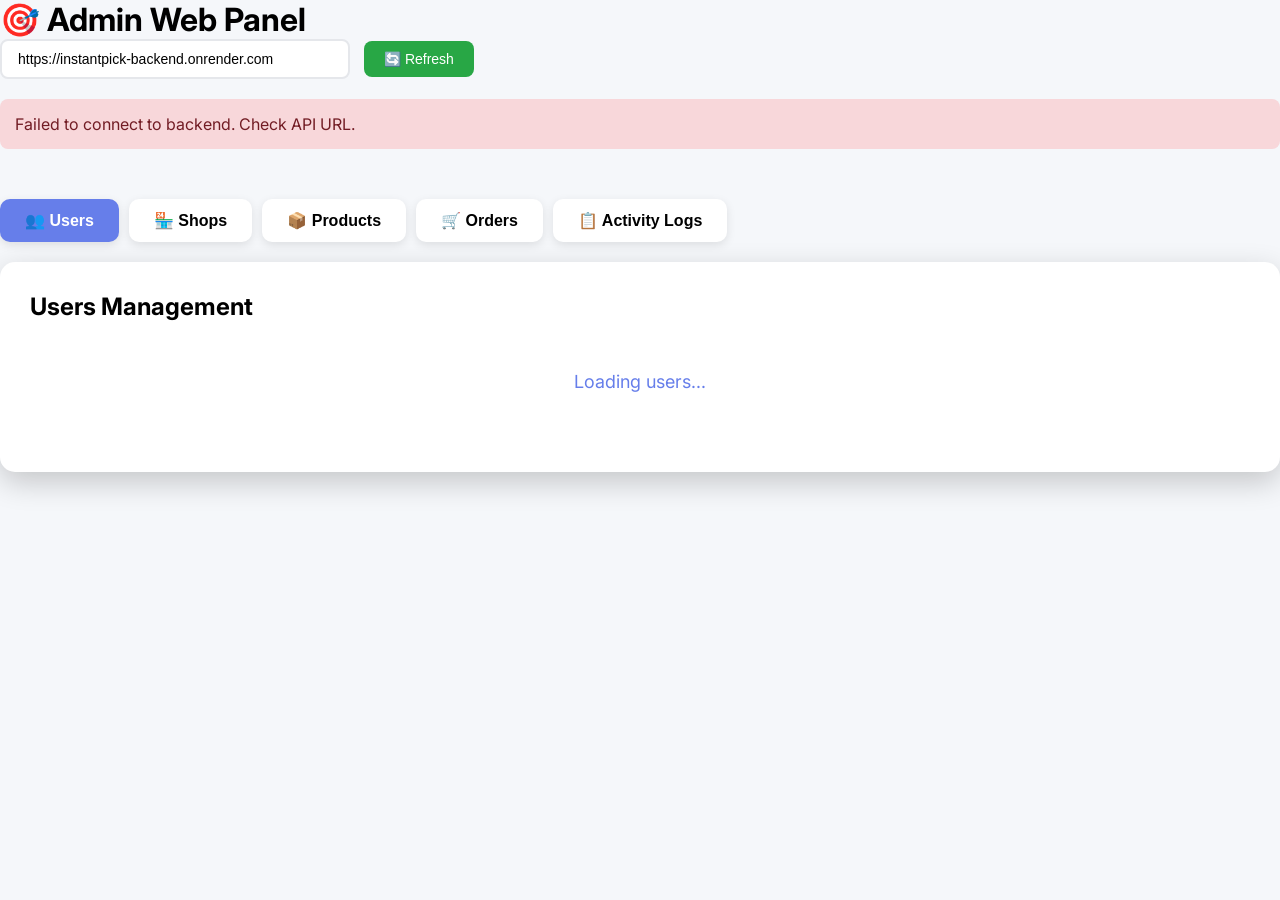
<file: admin_web_panel.html>
<!DOCTYPE html>
<html lang="en">
<head>
    <meta charset="UTF-8">
    <meta name="viewport" content="width=device-width, initial-scale=1.0">
    <title>AdminDashboard - Production Panel</title>
    <link href="https://fonts.googleapis.com/css2?family=Inter:wght@300;400;500;600;700&display=swap" rel="stylesheet">
    <style>
        * {
            margin: 0;
            padding: 0;
            box-sizing: border-box;
        }

        body {
            font-family: 'Inter', -apple-system, BlinkMacSystemFont, 'Segoe UI', sans-serif;
            background: #f5f7fa;
            min-height: 100vh;
        }

        /* Sidebar.*/
        .sidebar {
            position: fixed;
            left: 0;
            top: 0;
            width: 260px;
            height: 100vh;
            background: linear-gradient(180deg, #1e3a8a 0%, #1e40af 100%);
            color: white;
            padding: 0;
            z-index: 1000;
            box-shadow: 4px 0 20px rgba(0,0,0,0.1);
            overflow-y: auto;
        }

        .sidebar-header {
            padding: 30px 25px;
            border-bottom: 1px solid rgba(255,255,255,0.1);
        }

        .sidebar-header h1 {
            font-size: 24px;
            font-weight: 700;
            margin-bottom: 5px;
        }

        .sidebar-header p {
            font-size: 13px;
            opacity: 0.8;
        }

        .nav-menu {
            padding: 20px 0;
        }

        .nav-item {
            padding: 15px 25px;
            cursor: pointer;
            transition: all 0.3s;
            display: flex;
            align-items: center;
            gap: 12px;
            font-size: 15px;
            font-weight: 500;
            border-left: 3px solid transparent;
        }

        .nav-item:hover {
            background: rgba(255,255,255,0.1);
            border-left-color: #60a5fa;
        }

        .nav-item.active {
            background: rgba(255,255,255,0.15);
            border-left-color: #60a5fa;
        }

        .nav-icon {
            font-size: 20px;
            width: 24px;
        }

        /* Main Content */
        .main-content {
            margin-left: 260px;
            padding: 0;
            min-height: 100vh;
        }

        /* Top Bar */
        .top-bar {
            background: white;
            padding: 20px 40px;
            box-shadow: 0 2px 10px rgba(0,0,0,0.05);
            display: flex;
            justify-content: space-between;
            align-items: center;
            position: sticky;
            top: 0;
            z-index: 100;
        }

        .search-bar {
            display: flex;
            align-items: center;
            gap: 10px;
        }

        .api-url-input {
            padding: 10px 16px;
            border: 2px solid #e5e7eb;
            border-radius: 8px;
            width: 350px;
            font-size: 14px;
            transition: all 0.3s;
        }

        .api-url-input:focus {
            outline: none;
            border-color: #3b82f6;
            box-shadow: 0 0 0 3px rgba(59,130,246,0.1);
        }

        .stats-grid {
            display: grid;
            grid-template-columns: repeat(auto-fit, minmax(200px, 1fr));
            gap: 20px;
            margin-bottom: 30px;
        }

        .stat-card {
            background: white;
            padding: 25px;
            border-radius: 15px;
            box-shadow: 0 5px 20px rgba(0,0,0,0.1);
            text-align: center;
            transition: transform 0.3s;
        }

        .stat-card:hover {
            transform: translateY(-5px);
        }

        .stat-card h3 {
            color: #666;
            font-size: 14px;
            margin-bottom: 10px;
        }

        .stat-card .number {
            font-size: 36px;
            font-weight: bold;
            color: #667eea;
        }

        .tabs {
            display: flex;
            gap: 10px;
            margin-bottom: 20px;
            flex-wrap: wrap;
        }

        .tab-btn {
            padding: 12px 25px;
            background: white;
            border: none;
            border-radius: 10px;
            cursor: pointer;
            font-size: 16px;
            font-weight: 600;
            transition: all 0.3s;
            box-shadow: 0 3px 10px rgba(0,0,0,0.1);
        }

        .tab-btn:hover {
            background: #667eea;
            color: white;
        }

        .tab-btn.active {
            background: #667eea;
            color: white;
        }

        .content-card {
            background: white;
            padding: 30px;
            border-radius: 15px;
            box-shadow: 0 10px 30px rgba(0,0,0,0.2);
            display: none;
        }

        .content-card.active {
            display: block;
        }

        table {
            width: 100%;
            border-collapse: collapse;
            margin-top: 20px;
        }

        th, td {
            padding: 15px;
            text-align: left;
            border-bottom: 1px solid #eee;
        }

        th {
            background: #f8f9fa;
            color: #667eea;
            font-weight: 600;
        }

        tr:hover {
            background: #f8f9fa;
        }

        .btn {
            padding: 8px 15px;
            border: none;
            border-radius: 6px;
            cursor: pointer;
            font-size: 14px;
            margin: 0 5px;
            transition: all 0.3s;
        }

        .btn-success {
            background: #28a745;
            color: white;
        }

        .btn-danger {
            background: #dc3545;
            color: white;
        }

        .btn-warning {
            background: #ffc107;
            color: #333;
        }

        .btn:hover {
            opacity: 0.8;
            transform: scale(1.05);
        }

        .loading {
            text-align: center;
            padding: 50px;
            font-size: 18px;
            color: #667eea;
        }

        .error {
            background: #f8d7da;
            color: #721c24;
            padding: 15px;
            border-radius: 8px;
            margin: 20px 0;
        }

        .status-badge {
            padding: 5px 12px;
            border-radius: 20px;
            font-size: 12px;
            font-weight: 600;
        }

        .status-active {
            background: #d4edda;
            color: #155724;
        }

        .status-inactive {
            background: #f8d7da;
            color: #721c24;
        }

        .refresh-btn {
            background: #28a745;
            color: white;
            padding: 10px 20px;
            border: none;
            border-radius: 8px;
            cursor: pointer;
            font-size: 14px;
            margin-left: 10px;
        }

        .refresh-btn:hover {
            background: #218838;
        }
    </style>
</head>
<body>
    <div class="container">
        <div class="header">
            <h1>🎯 Admin Web Panel</h1>
            <div>
                <input type="text" id="apiUrl" class="api-url-input" placeholder="Enter Backend URL (e.g., https://your-api.com)" value="https://instantpick-backend.onrender.com">
                <button class="refresh-btn" onclick="loadDashboard()">🔄 Refresh</button>
            </div>
        </div>

        <div class="stats-grid" id="statsGrid">
            <div class="stat-card">
                <h3>Total Users</h3>
                <div class="number" id="totalUsers">-</div>
            </div>
            <div class="stat-card">
                <h3>Total Shops</h3>
                <div class="number" id="totalShops">-</div>
            </div>
            <div class="stat-card">
                <h3>Total Products</h3>
                <div class="number" id="totalProducts">-</div>
            </div>
            <div class="stat-card">
                <h3>Total Orders</h3>
                <div class="number" id="totalOrders">-</div>
            </div>
            <div class="stat-card">
                <h3>Active Shops</h3>
                <div class="number" id="activeShops">-</div>
            </div>
            <div class="stat-card">
                <h3>Pending Orders</h3>
                <div class="number" id="pendingOrders">-</div>
            </div>
        </div>

        <div class="tabs">
            <button class="tab-btn active" onclick="showTab('users')">👥 Users</button>
            <button class="tab-btn" onclick="showTab('shops')">🏪 Shops</button>
            <button class="tab-btn" onclick="showTab('products')">📦 Products</button>
            <button class="tab-btn" onclick="showTab('orders')">🛒 Orders</button>
            <button class="tab-btn" onclick="showTab('logs')">📋 Activity Logs</button>
        </div>

        <div id="users" class="content-card active">
            <h2>Users Management</h2>
            <div id="usersContent" class="loading">Loading users...</div>
        </div>

        <div id="shops" class="content-card">
            <h2>Shops Management</h2>
            <div id="shopsContent" class="loading">Loading shops...</div>
        </div>

        <div id="products" class="content-card">
            <h2>Products Management</h2>
            <div id="productsContent" class="loading">Loading products...</div>
        </div>

        <div id="orders" class="content-card">
            <h2>Orders Management</h2>
            <div id="ordersContent" class="loading">Loading orders...</div>
        </div>

        <div id="logs" class="content-card">
            <h2>Recent Activity Logs</h2>
            <div id="logsContent" class="loading">Loading logs...</div>
        </div>
    </div>

    <script>
        let API_BASE_URL = 'https://instantpick-backend.onrender.com';

        // Update API URL
        document.getElementById('apiUrl').addEventListener('change', (e) => {
            API_BASE_URL = e.target.value.replace(/\/$/, '');
            loadDashboard();
        });

        // Show Tab
        function showTab(tabName) {
            document.querySelectorAll('.content-card').forEach(card => card.classList.remove('active'));
            document.querySelectorAll('.tab-btn').forEach(btn => btn.classList.remove('active'));
            
            document.getElementById(tabName).classList.add('active');
            event.target.classList.add('active');
            
            loadTabData(tabName);
        }

        // Load Dashboard Stats
        async function loadDashboard() {
            try {
                const response = await fetch(`${API_BASE_URL}/api/admin/stats`);
                const data = await response.json();
                
                if (data.success) {
                    document.getElementById('totalUsers').textContent = data.stats.totalUsers;
                    document.getElementById('totalShops').textContent = data.stats.totalShops;
                    document.getElementById('totalProducts').textContent = data.stats.totalProducts;
                    document.getElementById('totalOrders').textContent = data.stats.totalOrders;
                    document.getElementById('activeShops').textContent = data.stats.activeShops;
                    document.getElementById('pendingOrders').textContent = data.stats.pendingOrders;
                }
                
                loadTabData('users');
            } catch (error) {
                console.error('Error loading dashboard:', error);
                showError('Failed to connect to backend. Check API URL.');
            }
        }

        // Load Tab Data
        async function loadTabData(tab) {
            switch(tab) {
                case 'users':
                    await loadUsers();
                    break;
                case 'shops':
                    await loadShops();
                    break;
                case 'products':
                    await loadProducts();
                    break;
                case 'orders':
                    await loadOrders();
                    break;
                case 'logs':
                    await loadLogs();
                    break;
            }
        }

        // Load Users
        async function loadUsers() {
            try {
                const response = await fetch(`${API_BASE_URL}/api/admin/users`);
                const data = await response.json();
                
                if (data.success) {
                    let html = '<table><thead><tr><th>Name</th><th>Email</th><th>Phone</th><th>Status</th><th>Joined</th><th>Actions</th></tr></thead><tbody>';
                    
                    data.users.forEach(user => {
                        html += `
                            <tr>
                                <td>${user.name}</td>
                                <td>${user.email}</td>
                                <td>${user.phone || 'N/A'}</td>
                                <td><span class="status-badge ${user.isActive ? 'status-active' : 'status-inactive'}">${user.isActive ? 'Active' : 'Blocked'}</span></td>
                                <td>${new Date(user.createdAt).toLocaleDateString()}</td>
                                <td>
                                    <button class="btn ${user.isActive ? 'btn-warning' : 'btn-success'}" onclick="toggleUserStatus('${user._id}')">
                                        ${user.isActive ? 'Block' : 'Unblock'}
                                    </button>
                                    <button class="btn btn-danger" onclick="deleteUser('${user._id}')">Delete</button>
                                </td>
                            </tr>
                        `;
                    });
                    
                    html += '</tbody></table>';
                    document.getElementById('usersContent').innerHTML = html;
                }
            } catch (error) {
                document.getElementById('usersContent').innerHTML = '<div class="error">Error loading users</div>';
            }
        }

        // Load Shops
        async function loadShops() {
            try {
                const response = await fetch(`${API_BASE_URL}/api/admin/shops`);
                const data = await response.json();
                
                if (data.success) {
                    let html = '<table><thead><tr><th>Shop Name</th><th>Owner</th><th>Phone</th><th>Status</th><th>Created</th><th>Actions</th></tr></thead><tbody>';
                    
                    data.shops.forEach(shop => {
                        html += `
                            <tr>
                                <td>${shop.name}</td>
                                <td>${shop.ownerId?.name || 'N/A'}</td>
                                <td>${shop.ownerId?.phone || 'N/A'}</td>
                                <td><span class="status-badge ${shop.isActive ? 'status-active' : 'status-inactive'}">${shop.isActive ? 'Active' : 'Inactive'}</span></td>
                                <td>${new Date(shop.createdAt).toLocaleDateString()}</td>
                                <td>
                                    <button class="btn ${shop.isActive ? 'btn-warning' : 'btn-success'}" onclick="toggleShopStatus('${shop._id}')">
                                        ${shop.isActive ? 'Deactivate' : 'Activate'}
                                    </button>
                                    <button class="btn btn-danger" onclick="deleteShop('${shop._id}')">Delete</button>
                                </td>
                            </tr>
                        `;
                    });
                    
                    html += '</tbody></table>';
                    document.getElementById('shopsContent').innerHTML = html;
                }
            } catch (error) {
                document.getElementById('shopsContent').innerHTML = '<div class="error">Error loading shops</div>';
            }
        }

        // Load Products
        async function loadProducts() {
            try {
                const response = await fetch(`${API_BASE_URL}/api/admin/products`);
                const data = await response.json();
                
                if (data.success) {
                    let html = '<table><thead><tr><th>Product</th><th>Shop</th><th>Price</th><th>Stock</th><th>Created</th><th>Actions</th></tr></thead><tbody>';
                    
                    data.products.forEach(product => {
                        html += `
                            <tr>
                                <td>${product.name}</td>
                                <td>${product.shopId?.name || 'N/A'}</td>
                                <td>₹${product.price}</td>
                                <td>${product.stock}</td>
                                <td>${new Date(product.createdAt).toLocaleDateString()}</td>
                                <td>
                                    <button class="btn btn-danger" onclick="deleteProduct('${product._id}')">Delete</button>
                                </td>
                            </tr>
                        `;
                    });
                    
                    html += '</tbody></table>';
                    document.getElementById('productsContent').innerHTML = html;
                }
            } catch (error) {
                document.getElementById('productsContent').innerHTML = '<div class="error">Error loading products</div>';
            }
        }

        // Load Orders
        async function loadOrders() {
            try {
                const response = await fetch(`${API_BASE_URL}/api/admin/orders`);
                const data = await response.json();
                
                if (data.success) {
                    let html = '<table><thead><tr><th>Order ID</th><th>User</th><th>Shop</th><th>Total</th><th>Status</th><th>Date</th><th>Actions</th></tr></thead><tbody>';
                    
                    data.orders.forEach(order => {
                        html += `
                            <tr>
                                <td>${order._id.substring(0, 8)}...</td>
                                <td>${order.userId?.name || 'N/A'}</td>
                                <td>${order.shopId?.name || 'N/A'}</td>
                                <td>₹${order.totalAmount}</td>
                                <td><span class="status-badge status-${order.status}">${order.status}</span></td>
                                <td>${new Date(order.createdAt).toLocaleDateString()}</td>
                                <td>
                                    <select onchange="updateOrderStatus('${order._id}', this.value)" class="btn">
                                        <option value="">Change Status</option>
                                        <option value="pending">Pending</option>
                                        <option value="confirmed">Confirmed</option>
                                        <option value="delivered">Delivered</option>
                                        <option value="cancelled">Cancelled</option>
                                    </select>
                                </td>
                            </tr>
                        `;
                    });
                    
                    html += '</tbody></table>';
                    document.getElementById('ordersContent').innerHTML = html;
                }
            } catch (error) {
                document.getElementById('ordersContent').innerHTML = '<div class="error">Error loading orders</div>';
            }
        }

        // Load Logs
        async function loadLogs() {
            try {
                const response = await fetch(`${API_BASE_URL}/api/admin/logs`);
                const data = await response.json();
                
                if (data.success) {
                    let html = '<h3>Recent Activity</h3>';
                    
                    html += '<h4>Latest Users</h4><ul>';
                    data.logs.recentUsers.forEach(user => {
                        html += `<li>👤 ${user.name} (${user.email}) - Joined: ${new Date(user.createdAt).toLocaleString()}</li>`;
                    });
                    html += '</ul>';
                    
                    html += '<h4>Latest Shops</h4><ul>';
                    data.logs.recentShops.forEach(shop => {
                        html += `<li>🏪 ${shop.name} - Created: ${new Date(shop.createdAt).toLocaleString()}</li>`;
                    });
                    html += '</ul>';
                    
                    html += '<h4>Latest Orders</h4><ul>';
                    data.logs.recentOrders.forEach(order => {
                        html += `<li>🛒 Order ${order._id.substring(0, 8)} - ₹${order.totalAmount} - ${order.status} - ${new Date(order.createdAt).toLocaleString()}</li>`;
                    });
                    html += '</ul>';
                    
                    document.getElementById('logsContent').innerHTML = html;
                }
            } catch (error) {
                document.getElementById('logsContent').innerHTML = '<div class="error">Error loading logs</div>';
            }
        }

        // Toggle User Status
        async function toggleUserStatus(userId) {
            if (!confirm('Are you sure you want to change user status?')) return;
            
            try {
                const response = await fetch(`${API_BASE_URL}/api/admin/users/${userId}/toggle-status`, {
                    method: 'PATCH'
                });
                const data = await response.json();
                
                if (data.success) {
                    alert('User status updated!');
                    loadUsers();
                }
            } catch (error) {
                alert('Error updating user status');
            }
        }

        // Delete User
        async function deleteUser(userId) {
            if (!confirm('Are you sure you want to delete this user? This cannot be undone!')) return;
            
            try {
                const response = await fetch(`${API_BASE_URL}/api/admin/users/${userId}`, {
                    method: 'DELETE'
                });
                const data = await response.json();
                
                if (data.success) {
                    alert('User deleted!');
                    loadUsers();
                    loadDashboard();
                }
            } catch (error) {
                alert('Error deleting user');
            }
        }

        // Toggle Shop Status
        async function toggleShopStatus(shopId) {
            if (!confirm('Are you sure you want to change shop status?')) return;
            
            try {
                const response = await fetch(`${API_BASE_URL}/api/admin/shops/${shopId}/toggle-status`, {
                    method: 'PATCH'
                });
                const data = await response.json();
                
                if (data.success) {
                    alert('Shop status updated!');
                    loadShops();
                }
            } catch (error) {
                alert('Error updating shop status');
            }
        }

        // Delete Shop
        async function deleteShop(shopId) {
            if (!confirm('Are you sure you want to delete this shop? All products will also be deleted!')) return;
            
            try {
                const response = await fetch(`${API_BASE_URL}/api/admin/shops/${shopId}`, {
                    method: 'DELETE'
                });
                const data = await response.json();
                
                if (data.success) {
                    alert('Shop deleted!');
                    loadShops();
                    loadDashboard();
                }
            } catch (error) {
                alert('Error deleting shop');
            }
        }

        // Delete Product
        async function deleteProduct(productId) {
            if (!confirm('Are you sure you want to delete this product?')) return;
            
            try {
                const response = await fetch(`${API_BASE_URL}/api/admin/products/${productId}`, {
                    method: 'DELETE'
                });
                const data = await response.json();
                
                if (data.success) {
                    alert('Product deleted!');
                    loadProducts();
                    loadDashboard();
                }
            } catch (error) {
                alert('Error deleting product');
            }
        }

        // Update Order Status
        async function updateOrderStatus(orderId, status) {
            if (!status) return;
            
            try {
                const response = await fetch(`${API_BASE_URL}/api/admin/orders/${orderId}/status`, {
                    method: 'PATCH',
                    headers: {
                        'Content-Type': 'application/json'
                    },
                    body: JSON.stringify({ status })
                });
                const data = await response.json();
                
                if (data.success) {
                    alert('Order status updated!');
                    loadOrders();
                }
            } catch (error) {
                alert('Error updating order status');
            }
        }

        function showError(message) {
            document.getElementById('statsGrid').innerHTML = `<div class="error">${message}</div>`;
        }

        // Load dashboard on page load
        window.onload = () => {
            loadDashboard();
        };
    </script>
</body>
</html>
</file>
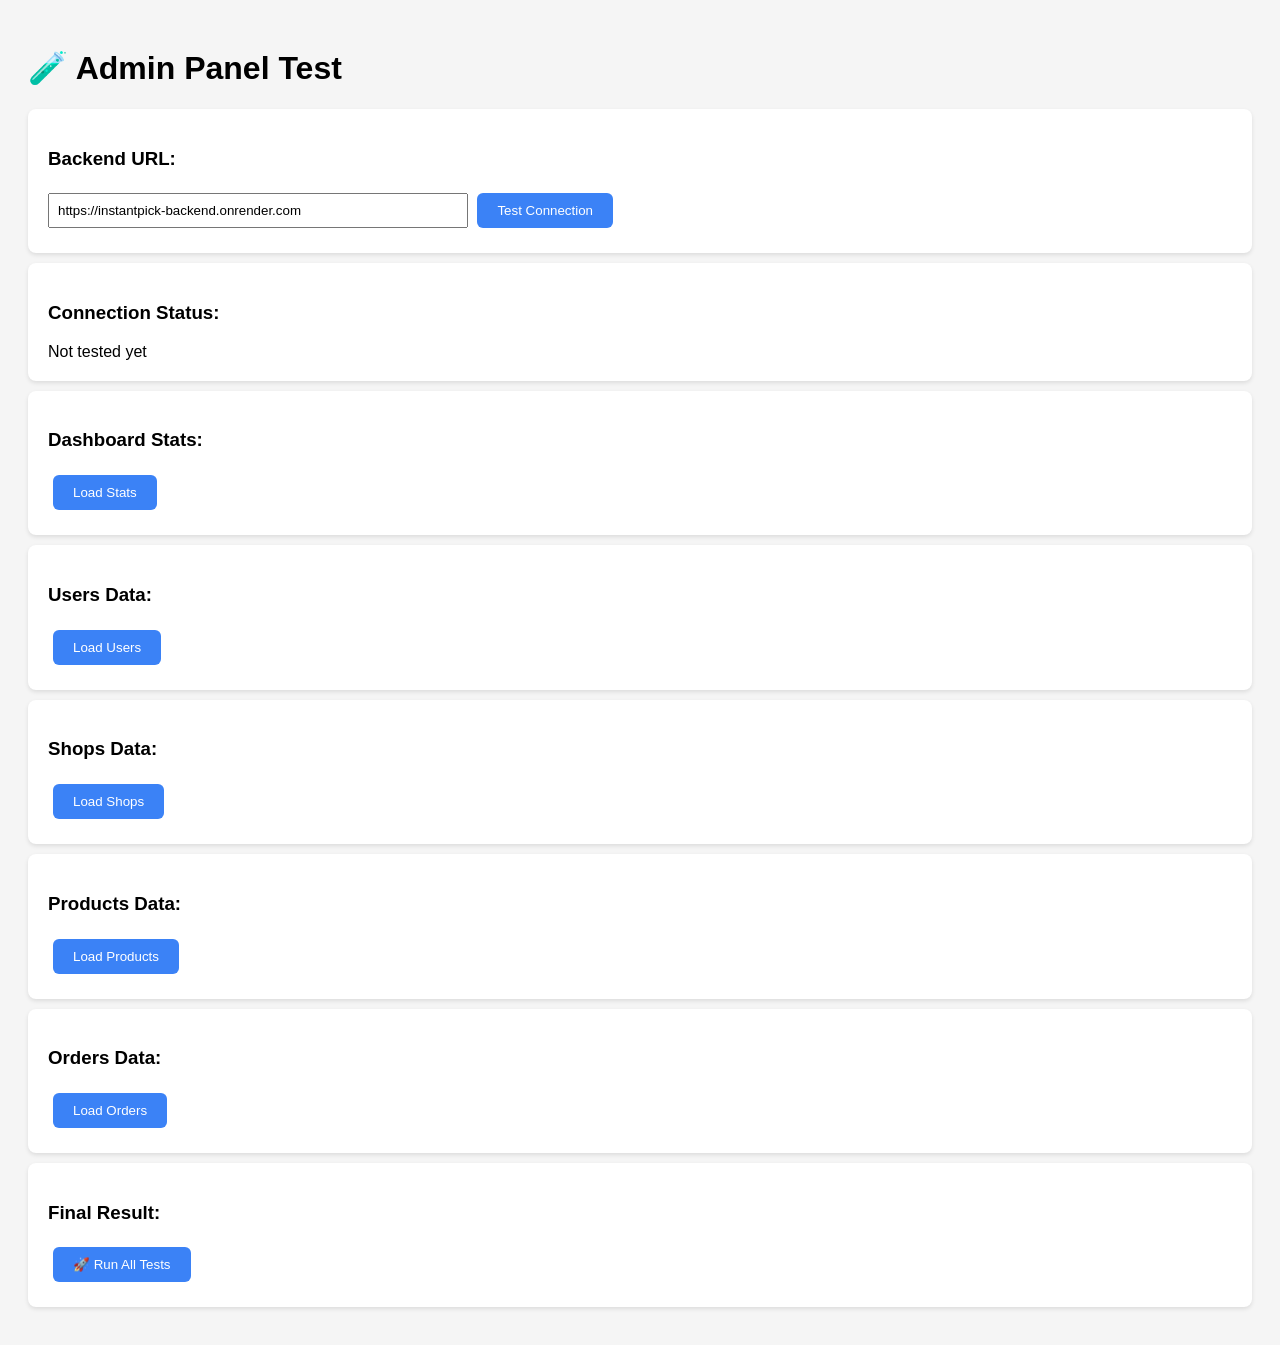
<file: test_admin_panel.html>
<!DOCTYPE html>
<html>
<head>
    <title>TestAdmin Panel</title>
    <style>
        body { font-family: Arial; padding: 20px; background: #f5f5f5; }
        .test-box { background: white; padding: 20px; margin: 10px 0; border-radius: 8px; box-shadow: 0 2px 4px rgba(0,0,0,0.1); }
        .success { color: green; font-weight: bold; }
        .error { color: red; font-weight: bold; }
        button { padding: 10px 20px; background: #3b82f6; color: white; border: none; border-radius: 6px; cursor: pointer; margin: 5px; }
        button:hover { background: #2563eb; }
        pre { background: #f9f9f9; padding: 10px; border-radius: 4px; overflow-x: auto; }
    </style>
</head>
<body>
    <h1>🧪 Admin Panel Test</h1>
    
    <div class="test-box">
        <h3>Backend URL:</h3>
        <input type="text" id="apiUrl" value="https://instantpick-backend.onrender.com" style="width: 400px; padding: 8px;">
        <button onclick="testConnection()">Test Connection</button>
    </div>

    <div class="test-box">
        <h3>Connection Status:</h3>
        <div id="connectionStatus">Not tested yet</div>
    </div>

    <div class="test-box">
        <h3>Dashboard Stats:</h3>
        <button onclick="testStats()">Load Stats</button>
        <div id="statsResult"></div>
    </div>

    <div class="test-box">
        <h3>Users Data:</h3>
        <button onclick="testUsers()">Load Users</button>
        <div id="usersResult"></div>
    </div>

    <div class="test-box">
        <h3>Shops Data:</h3>
        <button onclick="testShops()">Load Shops</button>
        <div id="shopsResult"></div>
    </div>

    <div class="test-box">
        <h3>Products Data:</h3>
        <button onclick="testProducts()">Load Products</button>
        <div id="productsResult"></div>
    </div>

    <div class="test-box">
        <h3>Orders Data:</h3>
        <button onclick="testOrders()">Load Orders</button>
        <div id="ordersResult"></div>
    </div>

    <div class="test-box">
        <h3>Final Result:</h3>
        <button onclick="runAllTests()">🚀 Run All Tests</button>
        <div id="finalResult"></div>
    </div>

    <script>
        function getApiUrl() {
            return document.getElementById('apiUrl').value.replace(/\/$/, '');
        }

        async function testConnection() {
            const status = document.getElementById('connectionStatus');
            status.innerHTML = 'Testing...';
            
            try {
                const response = await fetch(`${getApiUrl()}/api/admin/stats`);
                if (response.ok) {
                    status.innerHTML = '<span class="success">✅ Connected Successfully!</span>';
                    return true;
                } else {
                    status.innerHTML = '<span class="error">❌ Connection Failed (Status: ' + response.status + ')</span>';
                    return false;
                }
            } catch (error) {
                status.innerHTML = '<span class="error">❌ Cannot connect to backend: ' + error.message + '</span>';
                return false;
            }
        }

        async function testStats() {
            const result = document.getElementById('statsResult');
            result.innerHTML = 'Loading...';
            
            try {
                const response = await fetch(`${getApiUrl()}/api/admin/stats`);
                const data = await response.json();
                
                if (data.success) {
                    result.innerHTML = `
                        <span class="success">✅ Stats Loaded!</span>
                        <pre>${JSON.stringify(data.stats, null, 2)}</pre>
                    `;
                } else {
                    result.innerHTML = '<span class="error">❌ Failed to load stats</span>';
                }
            } catch (error) {
                result.innerHTML = '<span class="error">❌ Error: ' + error.message + '</span>';
            }
        }

        async function testUsers() {
            const result = document.getElementById('usersResult');
            result.innerHTML = 'Loading...';
            
            try {
                const response = await fetch(`${getApiUrl()}/api/admin/users`);
                const data = await response.json();
                
                if (data.success) {
                    result.innerHTML = `
                        <span class="success">✅ Users Loaded! (Total: ${data.users.length})</span>
                        <pre>${JSON.stringify(data.users.slice(0, 2), null, 2)}</pre>
                    `;
                } else {
                    result.innerHTML = '<span class="error">❌ Failed to load users</span>';
                }
            } catch (error) {
                result.innerHTML = '<span class="error">❌ Error: ' + error.message + '</span>';
            }
        }

        async function testShops() {
            const result = document.getElementById('shopsResult');
            result.innerHTML = 'Loading...';
            
            try {
                const response = await fetch(`${getApiUrl()}/api/admin/shops`);
                const data = await response.json();
                
                if (data.success) {
                    result.innerHTML = `
                        <span class="success">✅ Shops Loaded! (Total: ${data.shops.length})</span>
                        <pre>${JSON.stringify(data.shops.slice(0, 2), null, 2)}</pre>
                    `;
                } else {
                    result.innerHTML = '<span class="error">❌ Failed to load shops</span>';
                }
            } catch (error) {
                result.innerHTML = '<span class="error">❌ Error: ' + error.message + '</span>';
            }
        }

        async function testProducts() {
            const result = document.getElementById('productsResult');
            result.innerHTML = 'Loading...';
            
            try {
                const response = await fetch(`${getApiUrl()}/api/admin/products`);
                const data = await response.json();
                
                if (data.success) {
                    result.innerHTML = `
                        <span class="success">✅ Products Loaded! (Total: ${data.products.length})</span>
                        <pre>${JSON.stringify(data.products.slice(0, 2), null, 2)}</pre>
                    `;
                } else {
                    result.innerHTML = '<span class="error">❌ Failed to load products</span>';
                }
            } catch (error) {
                result.innerHTML = '<span class="error">❌ Error: ' + error.message + '</span>';
            }
        }

        async function testOrders() {
            const result = document.getElementById('ordersResult');
            result.innerHTML = 'Loading...';
            
            try {
                const response = await fetch(`${getApiUrl()}/api/admin/orders`);
                const data = await response.json();
                
                if (data.success) {
                    result.innerHTML = `
                        <span class="success">✅ Orders Loaded! (Total: ${data.orders.length})</span>
                        <pre>${JSON.stringify(data.orders.slice(0, 2), null, 2)}</pre>
                    `;
                } else {
                    result.innerHTML = '<span class="error">❌ Failed to load orders</span>';
                }
            } catch (error) {
                result.innerHTML = '<span class="error">❌ Error: ' + error.message + '</span>';
            }
        }

        async function runAllTests() {
            const result = document.getElementById('finalResult');
            result.innerHTML = '<h3>Running all tests...</h3>';
            
            let allPassed = true;
            let summary = '';
            
            // Test 1: Connection.
            summary += '<p>1. Testing connection...</p>';
            const connected = await testConnection();
            if (!connected) {
                allPassed = false;
                summary += '<p class="error">❌ Connection test failed!</p>';
                result.innerHTML = summary + '<h3 class="error">❌ Tests Failed! Backend not running or wrong URL.</h3>';
                return;
            }
            summary += '<p class="success">✅ Connection test passed!</p>';
            
            // Test 2: Stats
            summary += '<p>2. Testing stats API...</p>';
            await testStats();
            await new Promise(resolve => setTimeout(resolve, 500));
            
            // Test 3: Users
            summary += '<p>3. Testing users API...</p>';
            await testUsers();
            await new Promise(resolve => setTimeout(resolve, 500));
            
            // Test 4: Shops
            summary += '<p>4. Testing shops API...</p>';
            await testShops();
            await new Promise(resolve => setTimeout(resolve, 500));
            
            // Test 5: Products
            summary += '<p>5. Testing products API...</p>';
            await testProducts();
            await new Promise(resolve => setTimeout(resolve, 500));
            
            // Test 6: Orders
            summary += '<p>6. Testing orders API...</p>';
            await testOrders();
            await new Promise(resolve => setTimeout(resolve, 500));
            
            summary += '<h2 class="success">✅ All Tests Passed!</h2>';
            summary += '<p><strong>Your admin panel is fully working and ready to use!</strong></p>';
            summary += '<p>Open <code>admin_dashboard.html</code> or <code>index.html</code> to use the admin panel.</p>';
            
            result.innerHTML = summary;
        }
    </script>
</body>
</html>
</file>
<file: admin_styles.css>
* {
    margin: 0;
    padding: 0;
    box-sizing: border-box;
}

body {
    font-family: 'Inter', -apple-system, BlinkMacSystemFont, 'Segoe UI', sans-serif;
    background: #f5f7fa;
    min-height: 100vh;
}

/* .Sidebar.*/
.sidebar {
    position: fixed;
    left: 0;
    top: 0;
    width: 260px;
    height: 100vh;
    background: linear-gradient(180deg, #1e3a8a 0%, #1e40af 100%);
    color: white;
    z-index: 1000;
    box-shadow: 4px 0 20px rgba(0,0,0,0.1);
    overflow-y: auto;
}

.sidebar-header {
    padding: 30px 25px;
    border-bottom: 1px solid rgba(255,255,255,0.1);
}

.sidebar-header h1 {
    font-size: 24px;
    font-weight: 700;
    margin-bottom: 5px;
}

.sidebar-header p {
    font-size: 13px;
    opacity: 0.8;
}

.nav-menu {
    padding: 20px 0;
}

.nav-item {
    padding: 15px 25px;
    cursor: pointer;
    transition: all 0.3s;
    display: flex;
    align-items: center;
    gap: 12px;
    font-size: 15px;
    font-weight: 500;
    border-left: 3px solid transparent;
}

.nav-item:hover {
    background: rgba(255,255,255,0.1);
    border-left-color: #60a5fa;
}

.nav-item.active {
    background: rgba(255,255,255,0.15);
    border-left-color: #60a5fa;
}

.nav-icon {
    font-size: 20px;
    width: 24px;
}

/* Main Content */
.main-content {
    margin-left: 260px;
    min-height: 100vh;
}

/* Top Bar */
.top-bar {
    background: white;
    padding: 20px 40px;
    box-shadow: 0 2px 10px rgba(0,0,0,0.05);
    display: flex;
    justify-content: space-between;
    align-items: center;
    position: sticky;
    top: 0;
    z-index: 100;
}

.search-bar {
    display: flex;
    align-items: center;
    gap: 10px;
}

.api-url-input {
    padding: 10px 16px;
    border: 2px solid #e5e7eb;
    border-radius: 8px;
    width: 350px;
    font-size: 14px;
    transition: all 0.3s;
}

.api-url-input:focus {
    outline: none;
    border-color: #3b82f6;
    box-shadow: 0 0 0 3px rgba(59,130,246,0.1);
}

.btn-primary {
    padding: 10px 20px;
    background: #3b82f6;
    color: white;
    border: none;
    border-radius: 8px;
    cursor: pointer;
    font-size: 14px;
    font-weight: 600;
    transition: all 0.3s;
}

.btn-primary:hover {
    background: #2563eb;
    transform: translateY(-1px);
    box-shadow: 0 4px 12px rgba(59,130,246,0.3);
}

.user-info {
    font-size: 13px;
    color: #6b7280;
}

/* Content Area */
.content-area {
    padding: 40px;
}

.section {
    display: none;
}

.section.active {
    display: block;
}

.section-title {
    font-size: 28px;
    font-weight: 700;
    color: #1f2937;
    margin-bottom: 30px;
}

/* Stats Grid */
.stats-grid {
    display: grid;
    grid-template-columns: repeat(auto-fit, minmax(250px, 1fr));
    gap: 24px;
    margin-bottom: 40px;
}

.stat-card {
    background: white;
    padding: 24px;
    border-radius: 12px;
    box-shadow: 0 1px 3px rgba(0,0,0,0.1);
    display: flex;
    align-items: center;
    gap: 20px;
    transition: all 0.3s;
}

.stat-card:hover {
    transform: translateY(-4px);
    box-shadow: 0 8px 24px rgba(0,0,0,0.12);
}

.stat-icon {
    font-size: 40px;
    width: 70px;
    height: 70px;
    display: flex;
    align-items: center;
    justify-content: center;
    border-radius: 12px;
}

.stat-card.blue .stat-icon {
    background: #dbeafe;
}

.stat-card.green .stat-icon {
    background: #d1fae5;
}

.stat-card.purple .stat-icon {
    background: #e9d5ff;
}

.stat-card.orange .stat-icon {
    background: #fed7aa;
}

.stat-card.teal .stat-icon {
    background: #ccfbf1;
}

.stat-card.red .stat-icon {
    background: #fee2e2;
}

.stat-info h3 {
    font-size: 14px;
    color: #6b7280;
    font-weight: 500;
    margin-bottom: 8px;
}

.stat-number {
    font-size: 32px;
    font-weight: 700;
    color: #1f2937;
}

/* Table Container */
.table-container {
    background: white;
    border-radius: 12px;
    box-shadow: 0 1px 3px rgba(0,0,0,0.1);
    overflow: hidden;
}

table {
    width: 100%;
    border-collapse: collapse;
}

thead {
    background: #f9fafb;
}

th {
    padding: 16px 20px;
    text-align: left;
    font-size: 13px;
    font-weight: 600;
    color: #374151;
    text-transform: uppercase;
    letter-spacing: 0.5px;
}

td {
    padding: 16px 20px;
    border-top: 1px solid #f3f4f6;
    font-size: 14px;
    color: #1f2937;
}

tr:hover {
    background: #f9fafb;
}

/* Buttons */
.btn {
    padding: 8px 16px;
    border: none;
    border-radius: 6px;
    cursor: pointer;
    font-size: 13px;
    font-weight: 600;
    margin: 0 4px;
    transition: all 0.3s;
}

.btn-success {
    background: #10b981;
    color: white;
}

.btn-success:hover {
    background: #059669;
}

.btn-danger {
    background: #ef4444;
    color: white;
}

.btn-danger:hover {
    background: #dc2626;
}

.btn-warning {
    background: #f59e0b;
    color: white;
}

.btn-warning:hover {
    background: #d97706;
}

.btn-info {
    background: #3b82f6;
    color: white;
}

.btn-info:hover {
    background: #2563eb;
}

/* Status Badges */
.status-badge {
    padding: 6px 12px;
    border-radius: 20px;
    font-size: 12px;
    font-weight: 600;
    display: inline-block;
}

.status-active {
    background: #d1fae5;
    color: #065f46;
}

.status-inactive {
    background: #fee2e2;
    color: #991b1b;
}

.status-pending {
    background: #fef3c7;
    color: #92400e;
}

.status-confirmed {
    background: #dbeafe;
    color: #1e40af;
}

.status-delivered {
    background: #d1fae5;
    color: #065f46;
}

.status-cancelled {
    background: #fee2e2;
    color: #991b1b;
}

/* Loading */
.loading {
    text-align: center;
    padding: 60px 20px;
    font-size: 16px;
    color: #6b7280;
}

.loading::after {
    content: '...';
    animation: dots 1.5s steps(4, end) infinite;
}

@keyframes dots {
    0%, 20% { content: '.'; }
    40% { content: '..'; }
    60%, 100% { content: '...'; }
}

/* Error */
.error {
    background: #fee2e2;
    color: #991b1b;
    padding: 16px 20px;
    border-radius: 8px;
    margin: 20px 0;
    border-left: 4px solid #dc2626;
}

/* Select Dropdown */
select.btn {
    padding: 8px 12px;
    background: white;
    border: 2px solid #e5e7eb;
    color: #374151;
    cursor: pointer;
}

select.btn:hover {
    border-color: #3b82f6;
}

/* Responsive */
@media (max-width: 768px) {
    .sidebar {
        width: 70px;
    }
    
    .sidebar-header h1,
    .sidebar-header p,
    .nav-item span:not(.nav-icon) {
        display: none;
    }
    
    .main-content {
        margin-left: 70px;
    }
    
    .top-bar {
        padding: 15px 20px;
        flex-direction: column;
        gap: 15px;
    }
    
    .api-url-input {
        width: 100%;
    }
    
    .content-area {
        padding: 20px;
    }
    
    .stats-grid {
        grid-template-columns: 1fr;
    }
    
    table {
        font-size: 12px;
    }
    
    th, td {
        padding: 12px 10px;
    }
}
</file>
